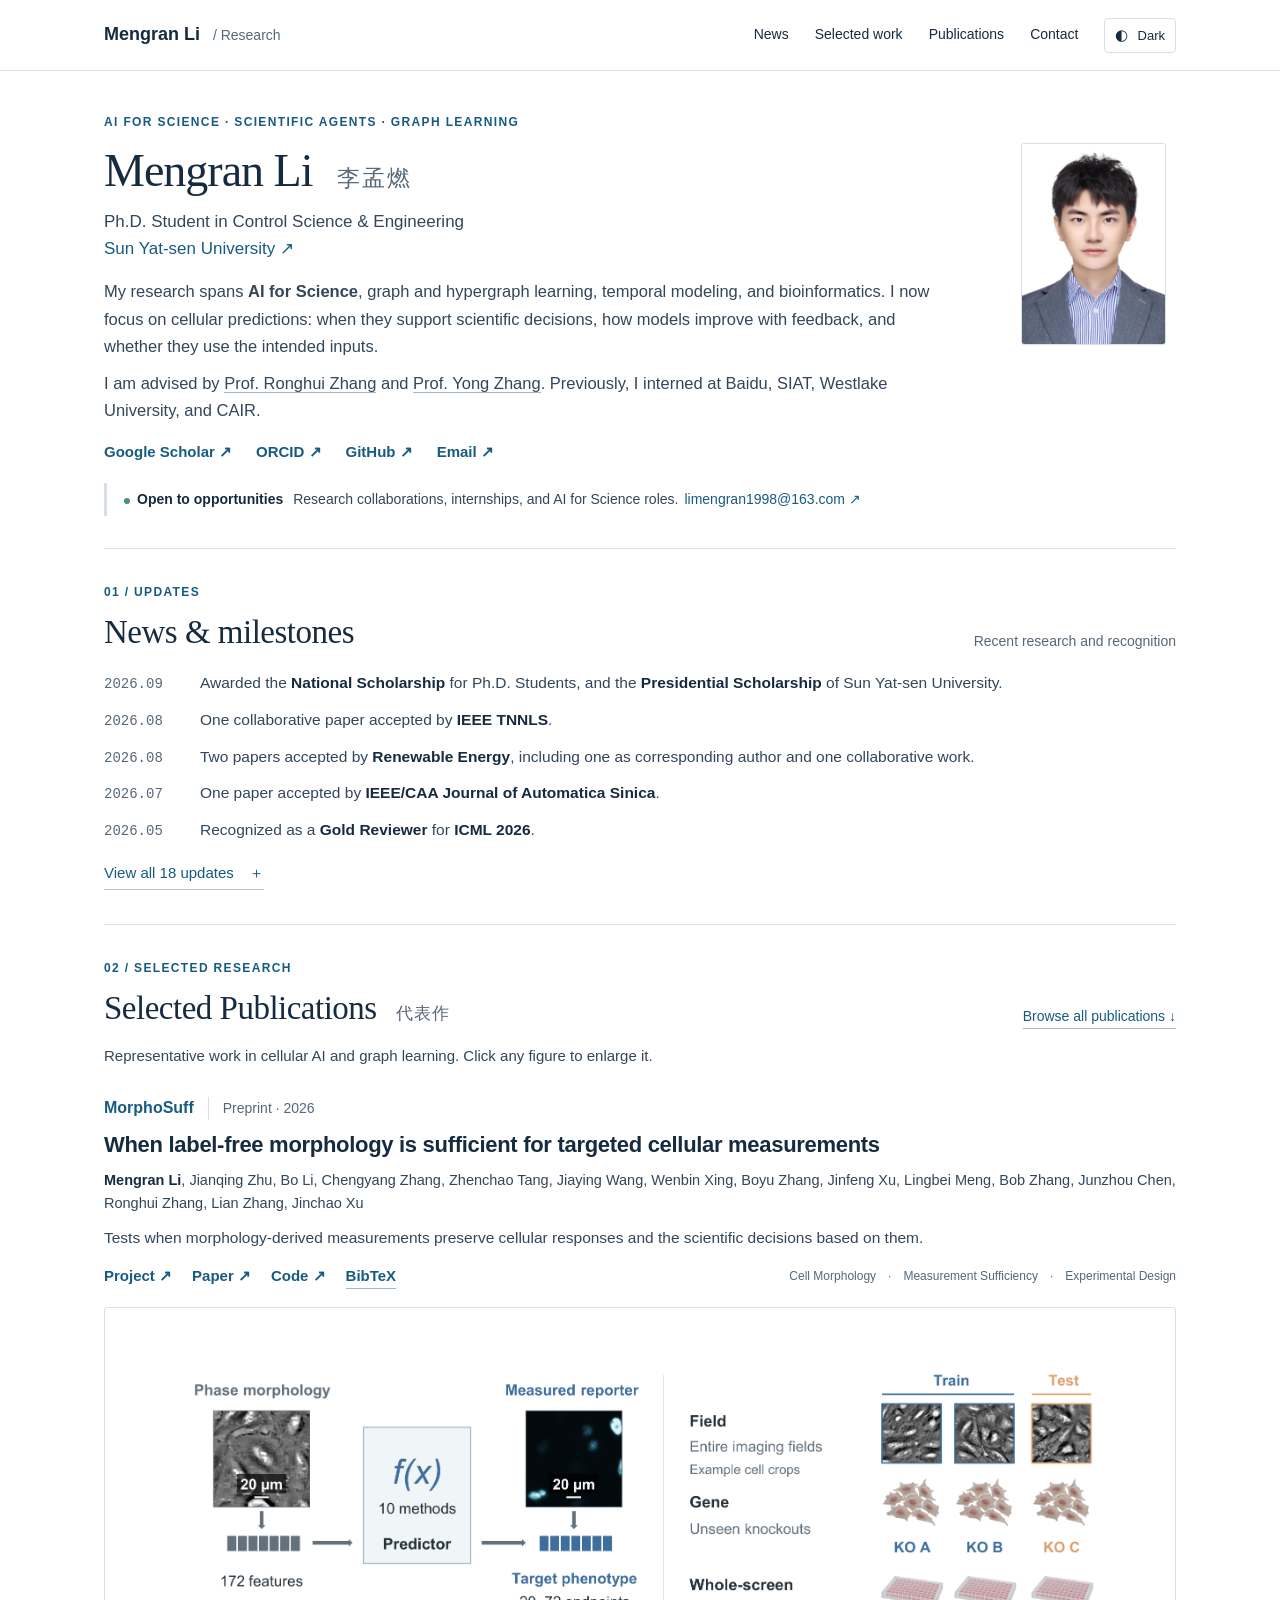
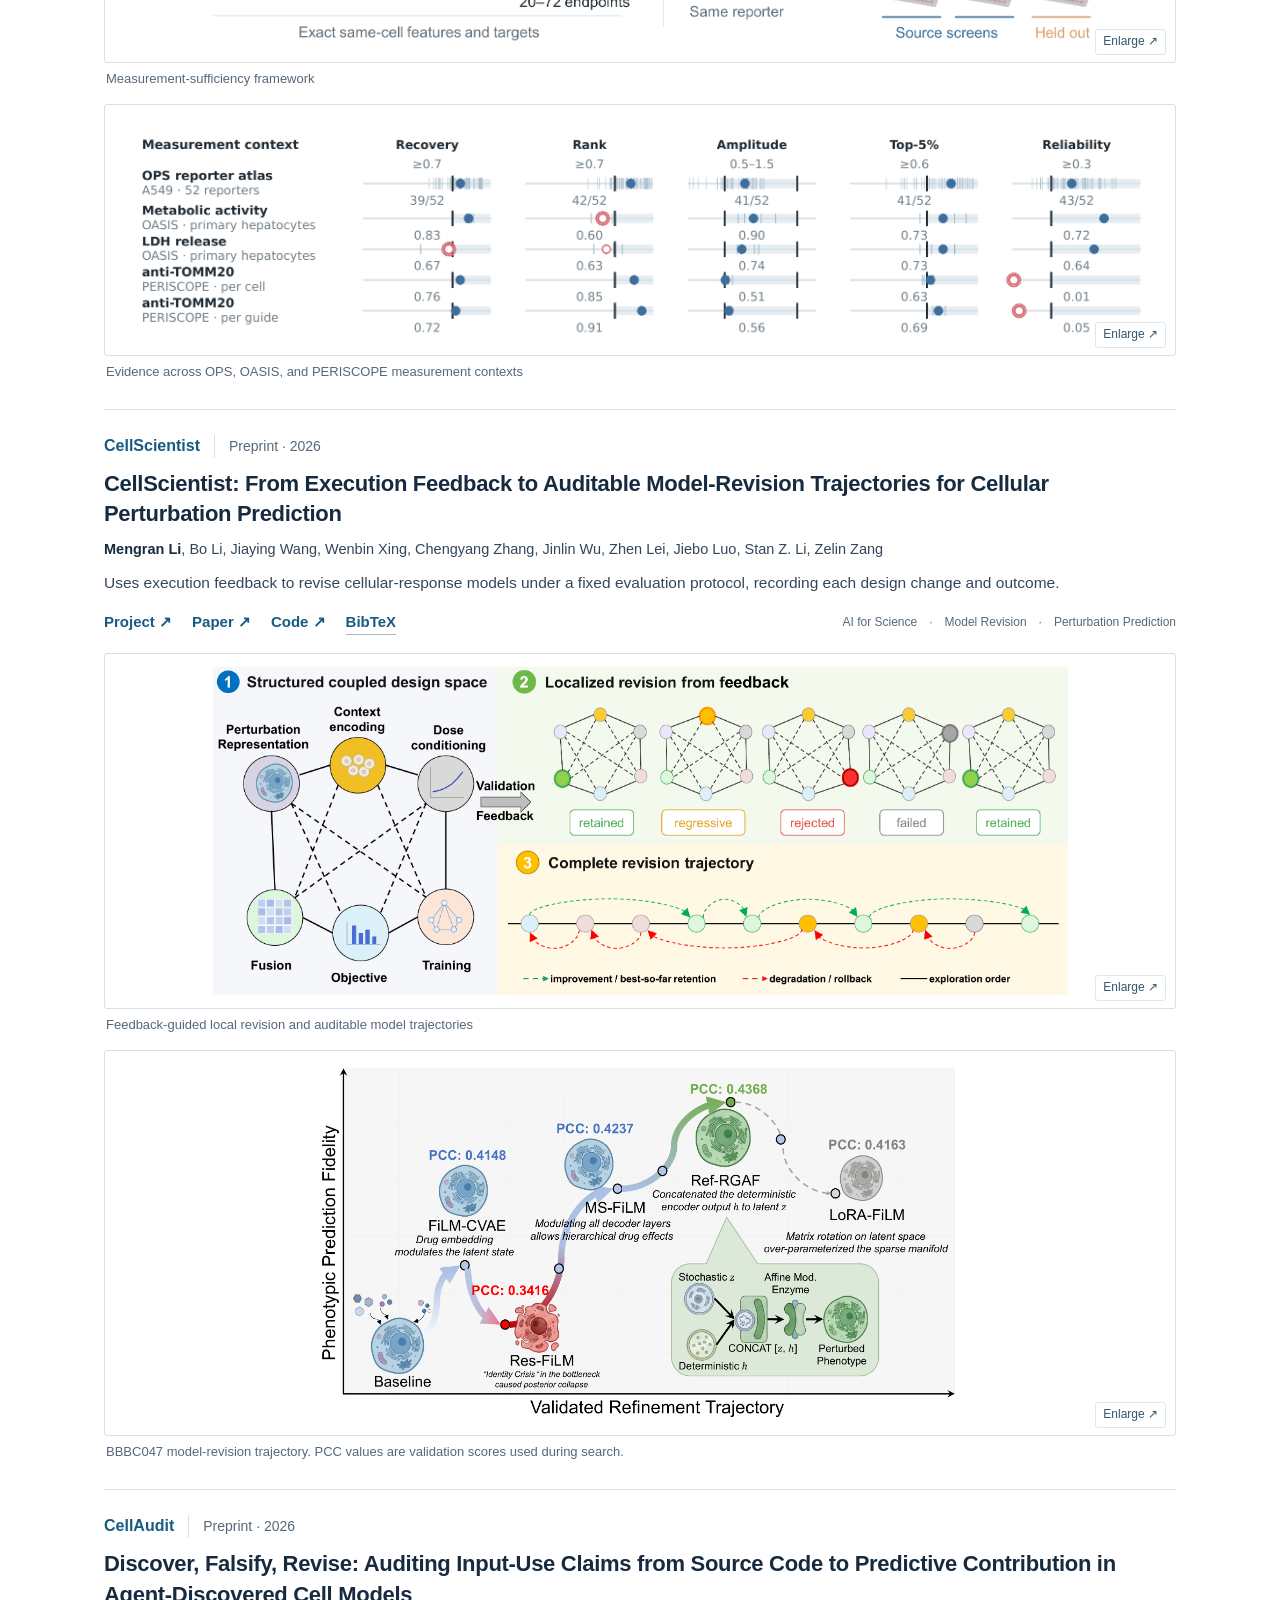
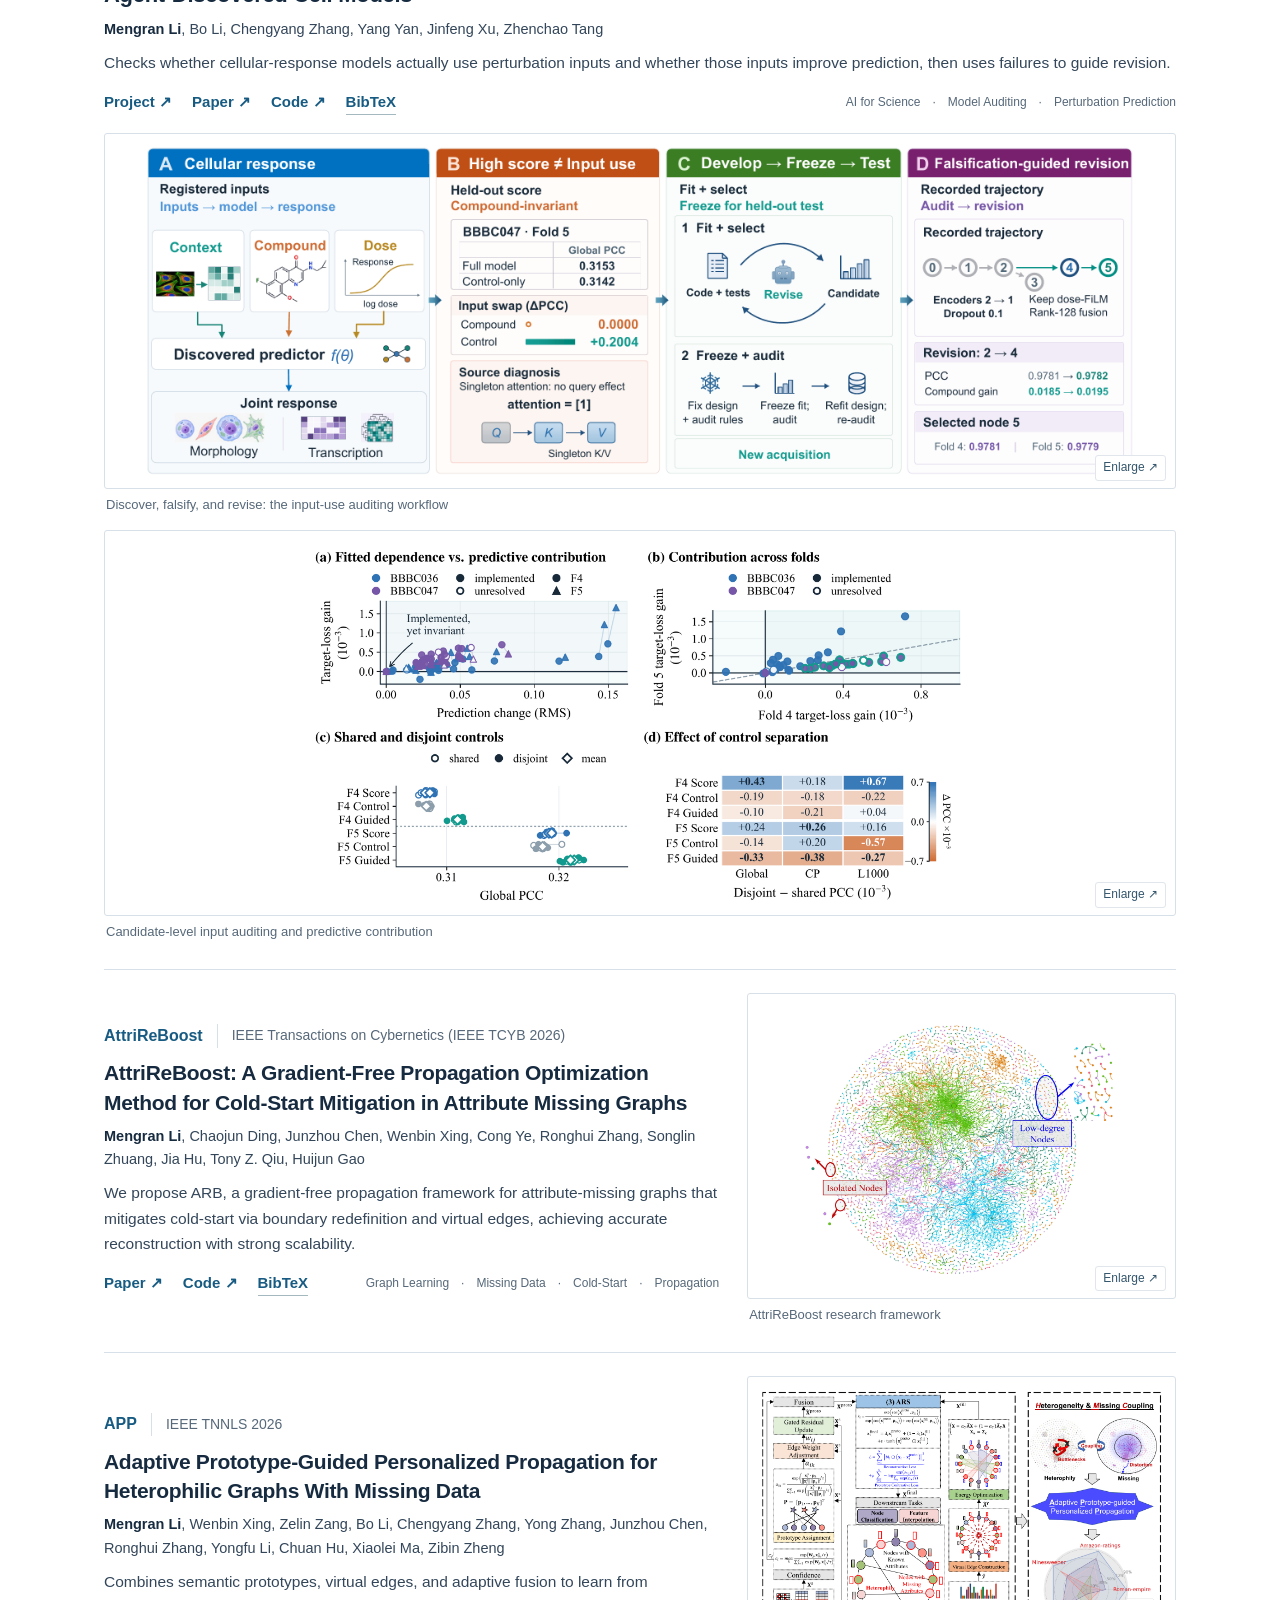
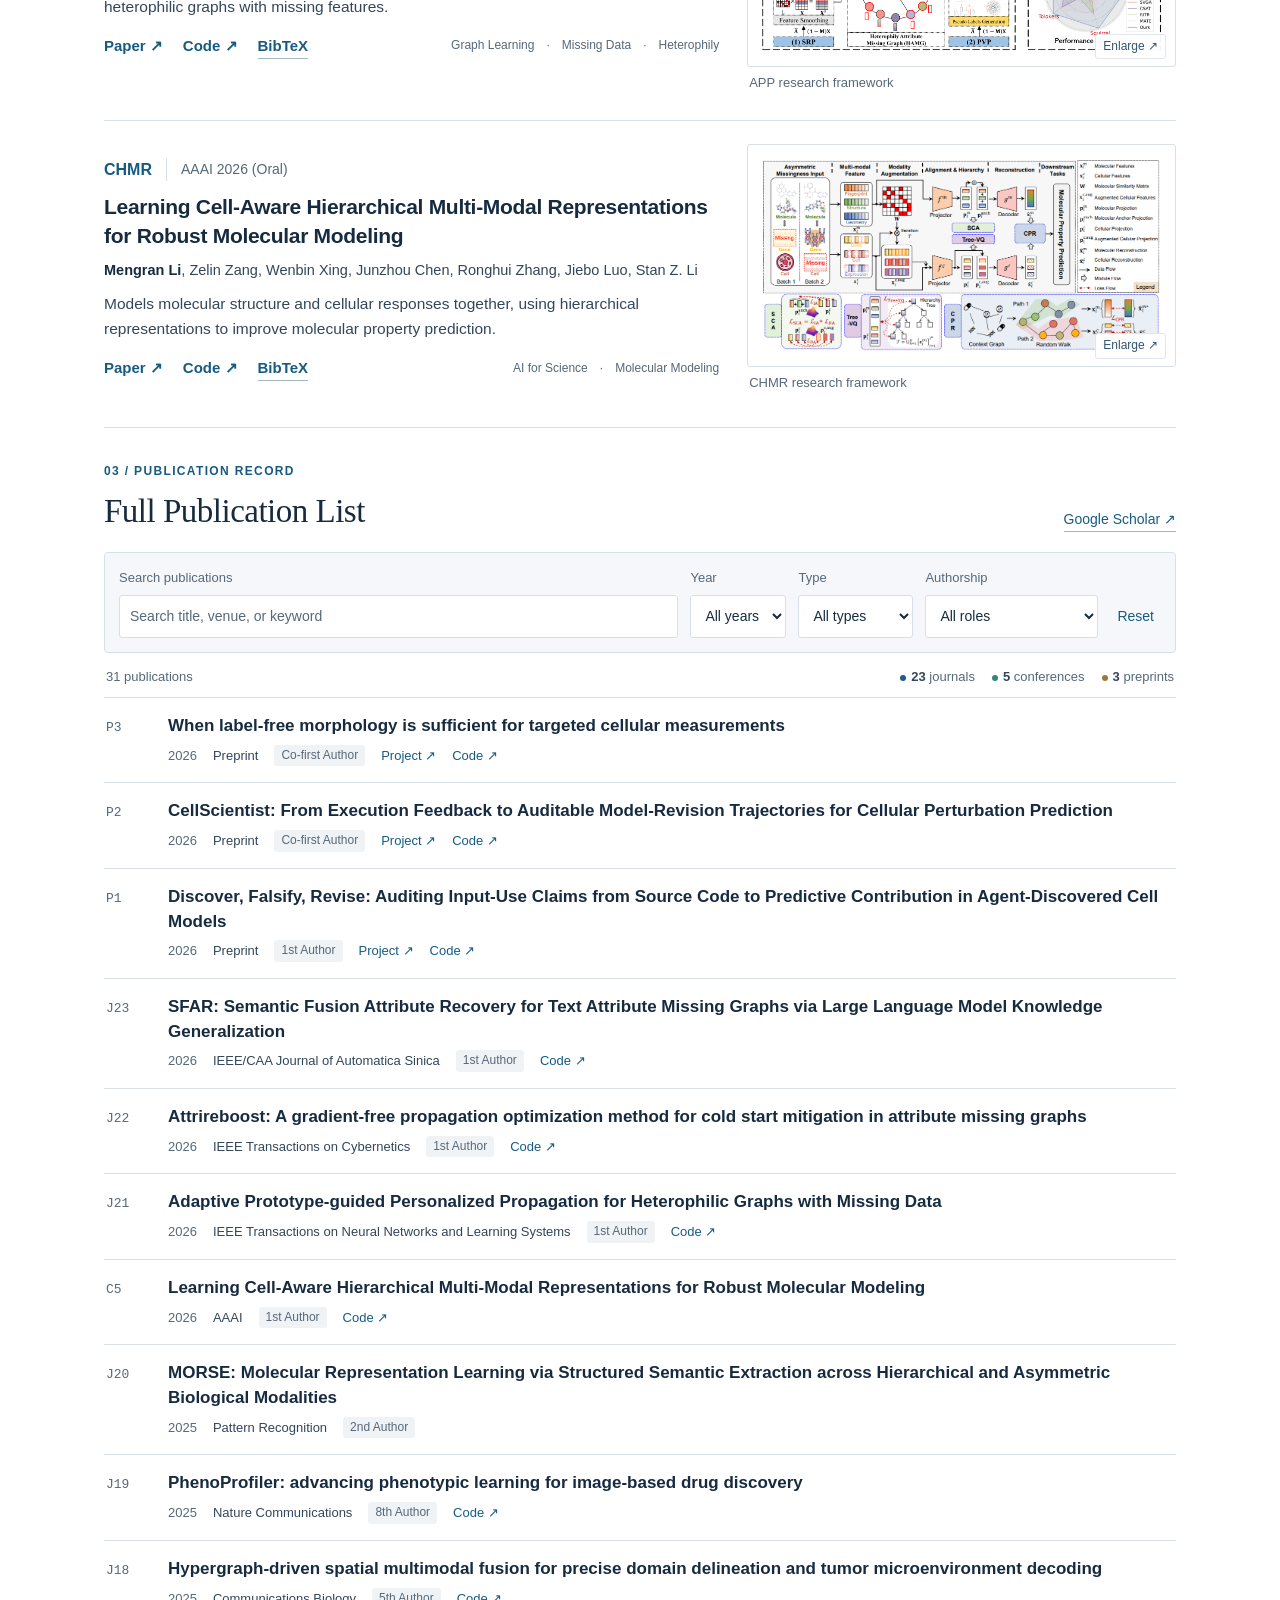
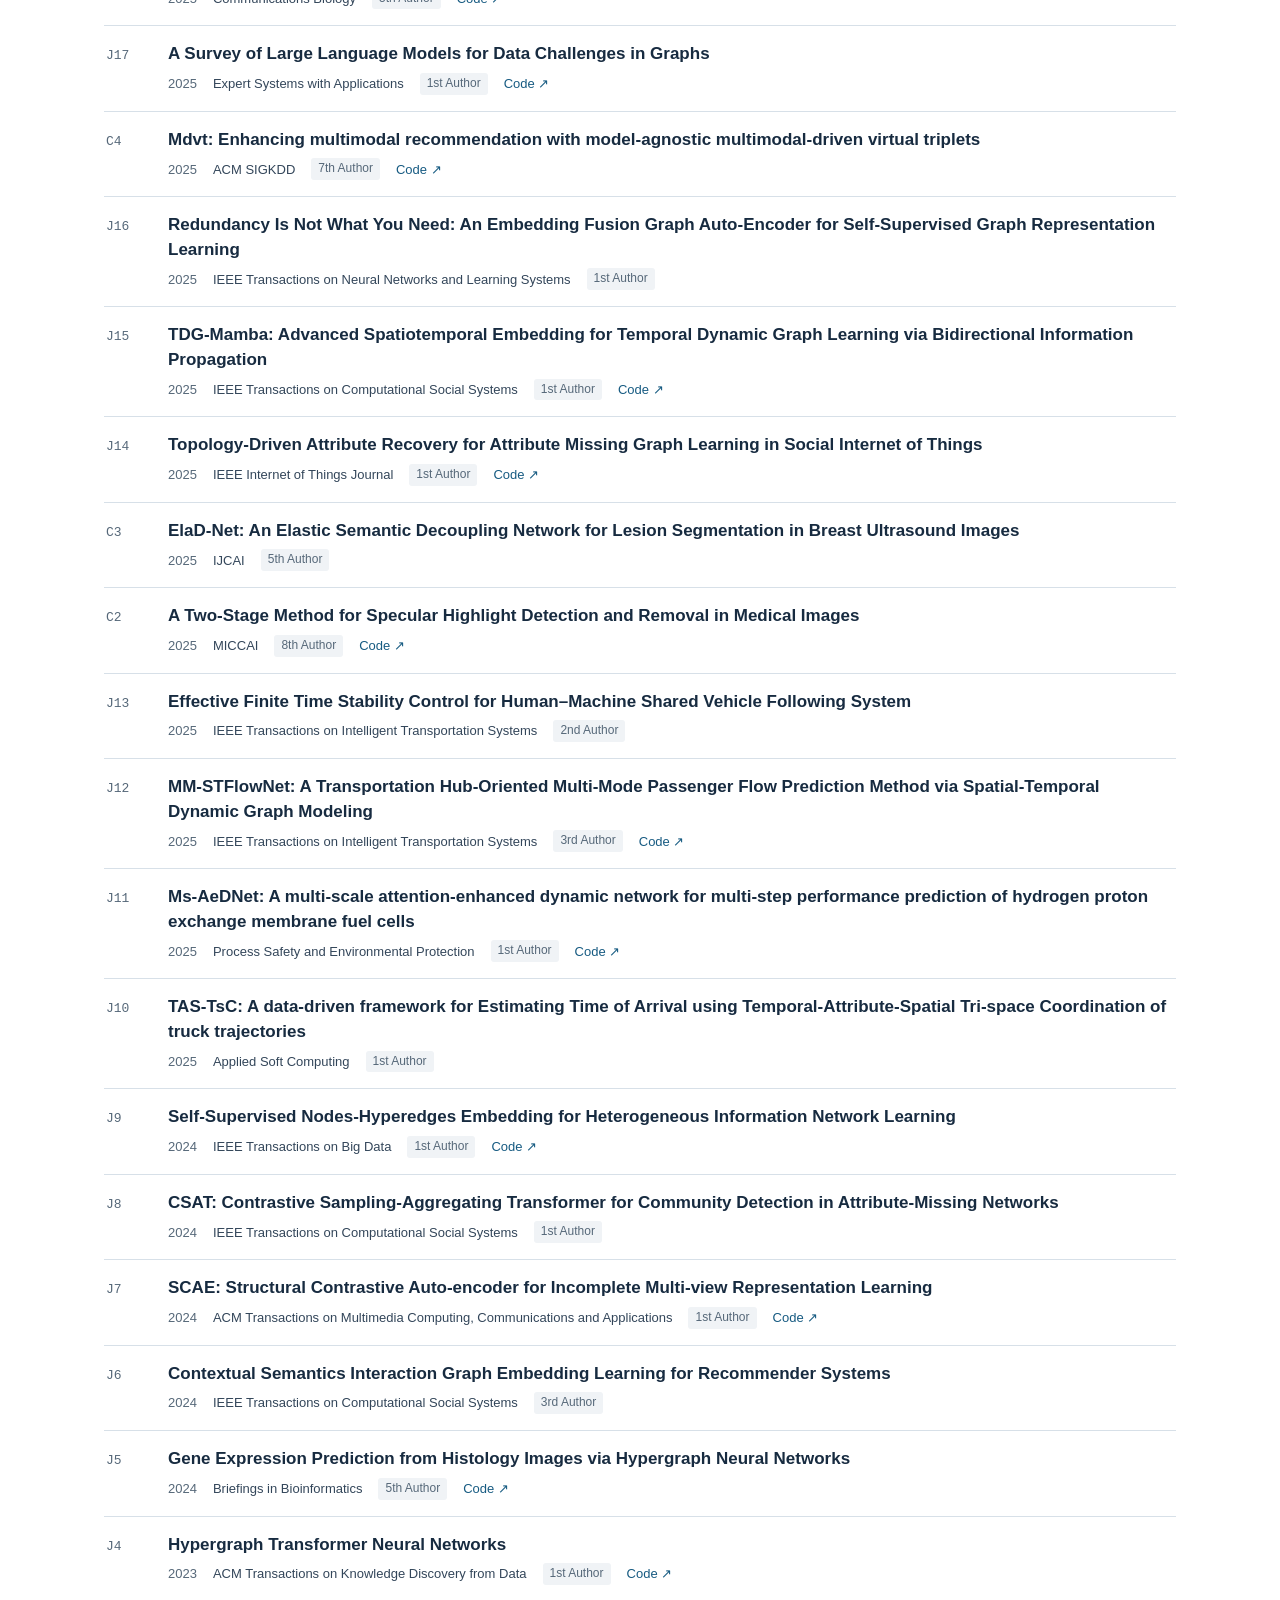
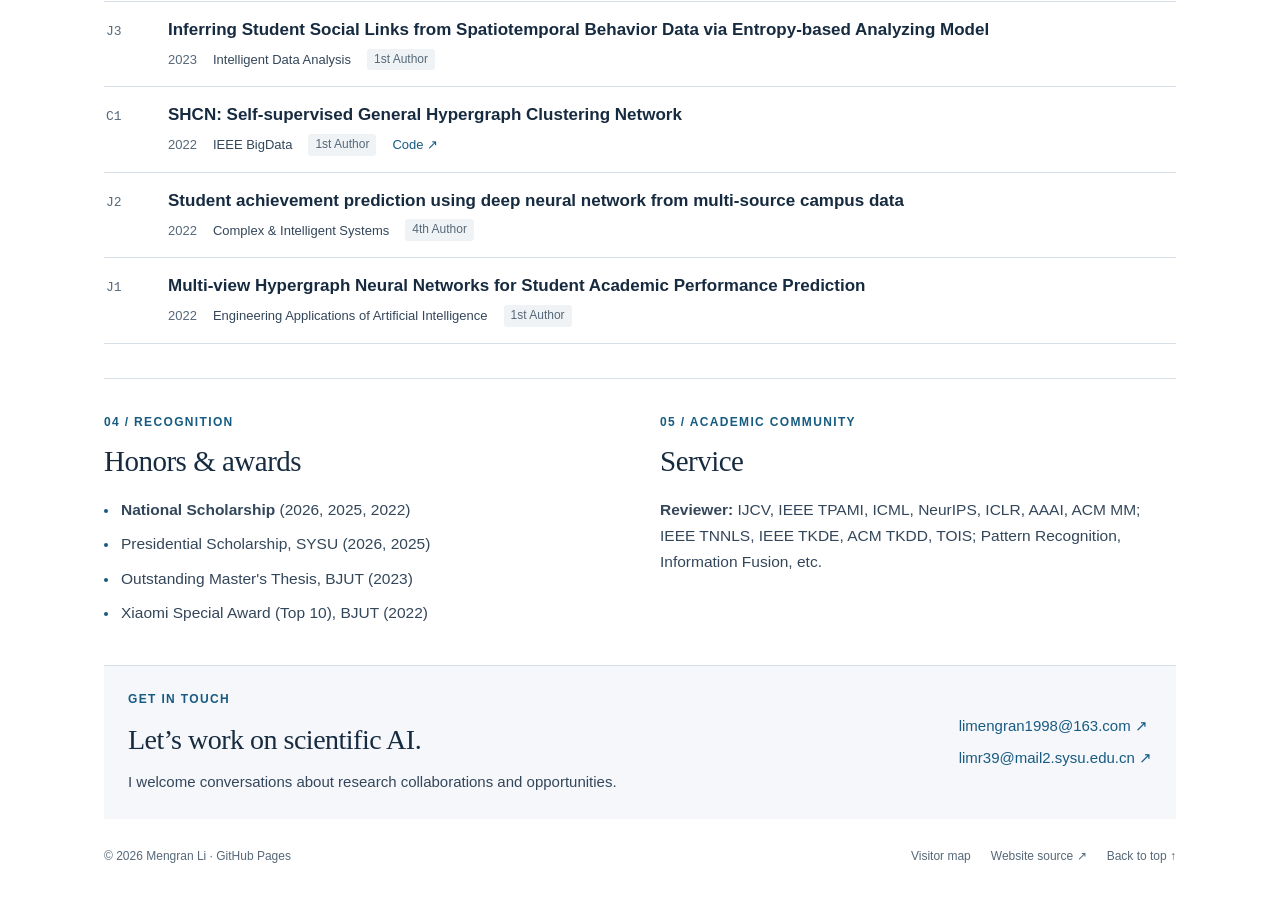
<file: index.html>
<!doctype html>
<html lang="en"><head><meta charset="utf-8"><meta name="viewport" content="width=device-width, initial-scale=1"><title>Mengran Li · AI for Science & Scientific Agents</title><meta name="description" content="Mengran Li, Ph.D. student at Sun Yat-sen University. Research in scientific agents, cellular modeling, measurement sufficiency, and graph learning."><meta name="theme-color" content="#f7f8fa"><link rel="canonical" href="https://limengran98.github.io/"><link rel="icon" href="data:image/svg+xml,%3Csvg xmlns='http://www.w3.org/2000/svg' viewBox='0 0 64 64'%3E%3Crect width='64' height='64' rx='14' fill='%23182f43'/%3E%3Ctext x='32' y='43' text-anchor='middle' font-family='Georgia' font-size='34' fill='%23ffffff'%3EML%3C/text%3E%3C/svg%3E"><script>try{if(localStorage.getItem('ml-dark')==='1'||(!localStorage.getItem('ml-dark')&&matchMedia('(prefers-color-scheme: dark)').matches))document.documentElement.classList.add('dark')}catch{}</script><link rel="stylesheet" href="styles.css"><script src="data.js" defer></script><script src="render.js" defer></script><script src="app.js" defer></script></head>
<body id="top"><a class="skip" href="#main">Skip to main content</a><header class="site-header"><div class="shell navigation"><a class="wordmark" href="#top">Mengran Li<span> / Research</span></a><nav aria-label="Main navigation"><a href="#news">News</a><a href="#selected">Selected work</a><a href="#publications">Publications</a><a href="#contact">Contact</a></nav><button id="theme-toggle" class="theme-toggle" aria-label="Switch to dark theme" aria-pressed="false">◐ <span>Theme</span></button></div></header>
<main id="main" class="shell"><section class="hero" id="about"><div class="hero-copy"><p class="eyebrow">AI FOR SCIENCE · SCIENTIFIC AGENTS · GRAPH LEARNING</p><h1>Mengran Li <span lang="zh">李孟燃</span></h1><p class="position">Ph.D. Student in Control Science & Engineering<br><a href="https://www.sysu.edu.cn/" target="_blank" rel="noopener">Sun Yat-sen University ↗</a></p><p class="biography">My research spans <strong>AI for Science</strong>, graph and hypergraph learning, temporal modeling, and bioinformatics. I now focus on cellular predictions: when they support scientific decisions, how models improve with feedback, and whether they use the intended inputs.</p><p class="biography">I am advised by <a href="https://ise.sysu.edu.cn/teacher/ZhangRonghui" target="_blank" rel="noopener">Prof. Ronghui Zhang</a> and <a href="https://sist.bjut.edu.cn/info/1403/2489.htm" target="_blank" rel="noopener">Prof. Yong Zhang</a>. Previously, I interned at Baidu, SIAT, Westlake University, and CAIR.</p><div class="profile-links"><a href="https://scholar.google.com/citations?user=MLff8bQAAAAJ&hl=en" target="_blank" rel="noopener">Google Scholar ↗</a><a href="https://orcid.org/0000-0001-7540-530X" target="_blank" rel="noopener">ORCID ↗</a><a href="https://github.com/limengran98" target="_blank" rel="noopener">GitHub ↗</a><a href="mailto:limr39@mail2.sysu.edu.cn">Email ↗</a></div></div><aside class="profile-panel"><img class="portrait" src="lmr.jpg" alt="Portrait of Mengran Li" width="1280" height="1792" fetchpriority="high"></aside><div class="availability"><span class="availability-dot"></span><strong>Open to opportunities</strong><p>Research collaborations, internships, and AI for Science roles.</p><a href="mailto:limengran1998@163.com">limengran1998@163.com ↗</a></div></section>
<section id="news" class="section news-section"><div class="section-head"><div><p class="eyebrow">01 / UPDATES</p><h2>News & milestones</h2></div><span class="muted">Recent research and recognition</span></div><ul class="news-list"><li><time>2026.09</time><div>Awarded the <strong>National Scholarship</strong> for Ph.D. Students, and the <strong>Presidential Scholarship</strong> of Sun Yat-sen University.</div></li>
<li><time>2026.08</time><div>One collaborative paper accepted by <strong>IEEE TNNLS</strong>.</div></li>
<li><time>2026.08</time><div>Two papers accepted by <strong>Renewable Energy</strong>, including one as corresponding author and one collaborative work.</div></li>
<li><time>2026.07</time><div>One paper accepted by <strong>IEEE/CAA Journal of Automatica Sinica</strong>.</div></li>
<li><time>2026.05</time><div>Recognized as a <strong>Gold Reviewer</strong> for <strong>ICML 2026</strong>.</div></li></ul><details class="news-archive"><summary>View all 18 updates <span>＋</span></summary><ul class="news-list"><li><time>2026.05</time><div>One collaborative paper accepted by <strong>ICML 2026</strong>.</div></li>
<li><time>2026.03</time><div>One paper accepted by <strong>IEEE TCYB</strong>.</div></li>
<li><time>2026.03</time><div>One paper accepted by <strong>IEEE TNNLS</strong>.</div></li>
<li><time>2026.01</time><div>Presented our work as an <strong>Oral Presentation</strong> at <strong>AAAI 2026</strong> in Singapore: <a href='https://underline.io/lecture/139636-learning-cell-aware-hierarchical-multi-modal-representations-for-robust-molecular-modeling' target='_blank' class='text-primary hover:underline font-medium'>Learning Cell-Aware Hierarchical Multi-Modal Representations for Robust Molecular Modeling</a>.</div></li>
<li><time>2025.12</time><div>One paper accepted by <strong>Pattern Recognition (PR)</strong>.</div></li>
<li><time>2025.12</time><div>Two collaborative papers were accepted by <strong>Nature Communications</strong> and <strong>Communications Biology</strong>, respectively.</div></li>
<li><time>2025.12</time><div>Research reported by media: <a href='https://mp.weixin.qq.com/s/iC9xO-69NZXqvNLymqaIBA' target='_blank' class='text-primary hover:underline font-medium'>Analysis of CHMR Framework</a>.</div></li>
<li><time>2025.11</time><div>One paper accepted by <strong>AAAI 2025 (Oral)</strong>.</div></li>
<li><time>2025.10</time><div>Awarded the <strong>National Scholarship</strong> for Ph.D. Students.</div></li>
<li><time>2025.10</time><div>Awarded the <strong>Presidential Scholarship</strong> of Sun Yat-sen University.</div></li>
<li><time>2025.09</time><div>Two papers (<em>Redundancy Is Not What You Need...</em> and <em>SCAE...</em>) selected as <strong>ESI Highly Cited Papers</strong>.</div></li>
<li><time>2025.09</time><div>One survey paper on Graph LLMs accepted by <strong>Expert Systems with Applications (ESWA)</strong>.</div></li>
<li><time>2025.03</time><div>Awarded the SYSU Hong Kong/Macau Exchange Funding. Joint training at <strong>Westlake University</strong> and <strong>CAIR, HK</strong> (Supervisor: <a href='https://en.westlake.edu.cn/faculty/stan-zq-li.html' target='_blank' class='text-primary hover:underline'>Prof. Stan Z. Li</a>, <a href='https://people.ucas.ac.cn/~zlei?language=en' target='_blank' class='text-primary hover:underline'>Prof. Zhen Lei</a> and <a href='https://www.cs.rochester.edu/u/jluo/' target='_blank' class='text-primary hover:underline'>Prof. Jiebo Luo</a>).</div></li></ul></details></section>
<section id="selected" class="section"><div class="section-head"><div><p class="eyebrow">02 / SELECTED RESEARCH</p><h2>Selected Publications <span lang="zh">代表作</span></h2></div><a class="subtle-link" href="#publications">Browse all publications ↓</a></div><p class="section-intro">Representative work in cellular AI and graph learning. Click any figure to enlarge it.</p><div id="selected-list" class="selected-list"><article class="work-card featured-work" id="work-morphosuff"><div class="work-content"><div class="work-topline"><span class="work-name">MorphoSuff</span><span class="venue">Preprint · 2026</span></div><h3><a class="" href="https://limengran98.github.io/MorphoSuff/" target="_blank" rel="noopener noreferrer">When label-free morphology is sufficient for targeted cellular measurements</a></h3><p class="authors"><strong>Mengran Li</strong>, Jianqing Zhu, Bo Li, Chengyang Zhang, Zhenchao Tang, Jiaying Wang, Wenbin Xing, Boyu Zhang, Jinfeng Xu, Lingbei Meng, Bob Zhang, Junzhou Chen, Ronghui Zhang, Lian Zhang, Jinchao Xu</p><p class="work-description">Tests when morphology-derived measurements preserve cellular responses and the scientific decisions based on them.</p><div class="work-bottom"><div class="work-links"><a class="project-link" href="https://limengran98.github.io/MorphoSuff/" target="_blank" rel="noopener noreferrer">Project ↗</a><a class="" href="https://doi.org/10.64898/2026.09.22.753654" target="_blank" rel="noopener noreferrer">Paper ↗</a><a class="" href="https://github.com/limengran98/MorphoSuff" target="_blank" rel="noopener noreferrer">Code ↗</a><button class="cite-button" data-cite="0" aria-label="Cite MorphoSuff">BibTeX</button></div><div class="tags"><span>Cell Morphology</span><span>Measurement Sufficiency</span><span>Experimental Design</span></div></div></div><div class="work-gallery"><figure class="research-figure "><a class="figure-link" href="images/morphosuff.webp" data-figure="images/morphosuff.webp" data-caption="Measurement-sufficiency framework" aria-label="Enlarge Measurement-sufficiency framework"><img src="images/morphosuff.webp" alt="Measurement-sufficiency framework" loading="lazy" width="2163" height="750"><span class="figure-expand" aria-hidden="true">Enlarge ↗</span></a><figcaption>Measurement-sufficiency framework</figcaption></figure><figure class="research-figure supporting-figure"><a class="figure-link" href="images/morphosuff-evidence.webp" data-figure="images/morphosuff-evidence.webp" data-caption="Evidence across OPS, OASIS, and PERISCOPE measurement contexts" aria-label="Enlarge Evidence across OPS, OASIS, and PERISCOPE measurement contexts"><img src="images/morphosuff-evidence.webp" alt="Evidence across OPS, OASIS, and PERISCOPE measurement contexts" loading="lazy" width="2162" height="467"><span class="figure-expand" aria-hidden="true">Enlarge ↗</span></a><figcaption>Evidence across OPS, OASIS, and PERISCOPE measurement contexts</figcaption></figure></div></article>
<article class="work-card featured-work" id="work-cellscientist"><div class="work-content"><div class="work-topline"><span class="work-name">CellScientist</span><span class="venue">Preprint · 2026</span></div><h3><a class="" href="https://limengran98.github.io/CellScientist/" target="_blank" rel="noopener noreferrer">CellScientist: From Execution Feedback to Auditable Model-Revision Trajectories for Cellular Perturbation Prediction</a></h3><p class="authors"><strong>Mengran Li</strong>, Bo Li, Jiaying Wang, Wenbin Xing, Chengyang Zhang, Jinlin Wu, Zhen Lei, Jiebo Luo, Stan Z. Li, Zelin Zang</p><p class="work-description">Uses execution feedback to revise cellular-response models under a fixed evaluation protocol, recording each design change and outcome.</p><div class="work-bottom"><div class="work-links"><a class="project-link" href="https://limengran98.github.io/CellScientist/" target="_blank" rel="noopener noreferrer">Project ↗</a><a class="" href="https://arxiv.org/abs/2605.07335" target="_blank" rel="noopener noreferrer">Paper ↗</a><a class="" href="https://github.com/limengran98/CellScientist" target="_blank" rel="noopener noreferrer">Code ↗</a><button class="cite-button" data-cite="1" aria-label="Cite CellScientist">BibTeX</button></div><div class="tags"><span>AI for Science</span><span>Model Revision</span><span>Perturbation Prediction</span></div></div></div><div class="work-gallery"><figure class="research-figure "><a class="figure-link" href="images/cellscientist.webp" data-figure="images/cellscientist.webp" data-caption="Feedback-guided local revision and auditable model trajectories" aria-label="Enlarge Feedback-guided local revision and auditable model trajectories"><img src="images/cellscientist.webp" alt="Feedback-guided local revision and auditable model trajectories" loading="lazy" width="2667" height="1024"><span class="figure-expand" aria-hidden="true">Enlarge ↗</span></a><figcaption>Feedback-guided local revision and auditable model trajectories</figcaption></figure><figure class="research-figure supporting-figure"><a class="figure-link" href="images/cellscientist-trajectory.webp" data-figure="images/cellscientist-trajectory.webp" data-caption="BBBC047 model-revision trajectory. PCC values are validation scores used during search." aria-label="Enlarge BBBC047 model-revision trajectory. PCC values are validation scores used during search."><img src="images/cellscientist-trajectory.webp" alt="BBBC047 model-revision trajectory. PCC values are validation scores used during search." loading="lazy" width="2441" height="1339"><span class="figure-expand" aria-hidden="true">Enlarge ↗</span></a><figcaption>BBBC047 model-revision trajectory. PCC values are validation scores used during search.</figcaption></figure></div></article>
<article class="work-card featured-work" id="work-cellaudit"><div class="work-content"><div class="work-topline"><span class="work-name">CellAudit</span><span class="venue">Preprint · 2026</span></div><h3><a class="" href="https://limengran98.github.io/CellAudit/" target="_blank" rel="noopener noreferrer">Discover, Falsify, Revise: Auditing Input-Use Claims from Source Code to Predictive Contribution in Agent-Discovered Cell Models</a></h3><p class="authors"><strong>Mengran Li</strong>, Bo Li, Chengyang Zhang, Yang Yan, Jinfeng Xu, Zhenchao Tang</p><p class="work-description">Checks whether cellular-response models actually use perturbation inputs and whether those inputs improve prediction, then uses failures to guide revision.</p><div class="work-bottom"><div class="work-links"><a class="project-link" href="https://limengran98.github.io/CellAudit/" target="_blank" rel="noopener noreferrer">Project ↗</a><a class="" href="https://arxiv.org/abs/2609.27234" target="_blank" rel="noopener noreferrer">Paper ↗</a><a class="" href="https://github.com/limengran98/CellAudit" target="_blank" rel="noopener noreferrer">Code ↗</a><button class="cite-button" data-cite="2" aria-label="Cite CellAudit">BibTeX</button></div><div class="tags"><span>AI for Science</span><span>Model Auditing</span><span>Perturbation Prediction</span></div></div></div><div class="work-gallery"><figure class="research-figure "><a class="figure-link" href="images/cellaudit.webp" data-figure="images/cellaudit.webp" data-caption="Discover, falsify, and revise: the input-use auditing workflow" aria-label="Enlarge Discover, falsify, and revise: the input-use auditing workflow"><img src="images/cellaudit.webp" alt="Discover, falsify, and revise: the input-use auditing workflow" loading="lazy" width="2400" height="802"><span class="figure-expand" aria-hidden="true">Enlarge ↗</span></a><figcaption>Discover, falsify, and revise: the input-use auditing workflow</figcaption></figure><figure class="research-figure supporting-figure"><a class="figure-link" href="images/cellaudit-input-audit.webp" data-figure="images/cellaudit-input-audit.webp" data-caption="Candidate-level input auditing and predictive contribution" aria-label="Enlarge Candidate-level input auditing and predictive contribution"><img src="images/cellaudit-input-audit.webp" alt="Candidate-level input auditing and predictive contribution" loading="lazy" width="2400" height="1302"><span class="figure-expand" aria-hidden="true">Enlarge ↗</span></a><figcaption>Candidate-level input auditing and predictive contribution</figcaption></figure></div></article>
<article class="work-card classic-work" id="work-arb"><div class="work-content"><div class="work-topline"><span class="work-name">AttriReBoost</span><span class="venue">IEEE Transactions on Cybernetics (IEEE TCYB 2026)</span></div><h3><a class="" href="https://doi.org/10.1109/TCYB.2026.3681613" target="_blank" rel="noopener noreferrer">AttriReBoost: A Gradient-Free Propagation Optimization Method for Cold-Start Mitigation in Attribute Missing Graphs</a></h3><p class="authors"><strong>Mengran Li</strong>, Chaojun Ding, Junzhou Chen, Wenbin Xing, Cong Ye, Ronghui Zhang, Songlin Zhuang, Jia Hu, Tony Z. Qiu, Huijun Gao</p><p class="work-description">We propose ARB, a gradient-free propagation framework for attribute-missing graphs that mitigates cold-start via boundary redefinition and virtual edges, achieving accurate reconstruction with strong scalability.</p><div class="work-bottom"><div class="work-links"><a class="" href="https://doi.org/10.1109/TCYB.2026.3681613" target="_blank" rel="noopener noreferrer">Paper ↗</a><a class="" href="https://github.com/limengran98/ARB" target="_blank" rel="noopener noreferrer">Code ↗</a><button class="cite-button" data-cite="3" aria-label="Cite AttriReBoost">BibTeX</button></div><div class="tags"><span>Graph Learning</span><span>Missing Data</span><span>Cold-Start</span><span>Propagation</span></div></div></div><div class="work-gallery"><figure class="research-figure "><a class="figure-link" href="./images/arb.png" data-figure="./images/arb.png" data-caption="AttriReBoost research framework" aria-label="Enlarge AttriReBoost research framework"><img src="./images/arb.png" alt="AttriReBoost research framework" loading="lazy"><span class="figure-expand" aria-hidden="true">Enlarge ↗</span></a><figcaption>AttriReBoost research framework</figcaption></figure></div></article>
<article class="work-card classic-work" id="work-app"><div class="work-content"><div class="work-topline"><span class="work-name">APP</span><span class="venue">IEEE TNNLS 2026</span></div><h3><a class="" href="https://doi.org/10.1109/TNNLS.2026.3676197" target="_blank" rel="noopener noreferrer">Adaptive Prototype-Guided Personalized Propagation for Heterophilic Graphs With Missing Data</a></h3><p class="authors"><strong>Mengran Li</strong>, Wenbin Xing, Zelin Zang, Bo Li, Chengyang Zhang, Yong Zhang, Junzhou Chen, Ronghui Zhang, Yongfu Li, Chuan Hu, Xiaolei Ma, Zibin Zheng</p><p class="work-description">Combines semantic prototypes, virtual edges, and adaptive fusion to learn from heterophilic graphs with missing features.</p><div class="work-bottom"><div class="work-links"><a class="" href="https://doi.org/10.1109/TNNLS.2026.3676197" target="_blank" rel="noopener noreferrer">Paper ↗</a><a class="" href="https://github.com/limengran98/APP" target="_blank" rel="noopener noreferrer">Code ↗</a><button class="cite-button" data-cite="4" aria-label="Cite APP">BibTeX</button></div><div class="tags"><span>Graph Learning</span><span>Missing Data</span><span>Heterophily</span></div></div></div><div class="work-gallery"><figure class="research-figure "><a class="figure-link" href="./images/app.png" data-figure="./images/app.png" data-caption="APP research framework" aria-label="Enlarge APP research framework"><img src="./images/app.png" alt="APP research framework" loading="lazy"><span class="figure-expand" aria-hidden="true">Enlarge ↗</span></a><figcaption>APP research framework</figcaption></figure></div></article>
<article class="work-card classic-work" id="work-chmr"><div class="work-content"><div class="work-topline"><span class="work-name">CHMR</span><span class="venue">AAAI 2026 (Oral)</span></div><h3><a class="" href="https://arxiv.org/abs/2511.21120" target="_blank" rel="noopener noreferrer">Learning Cell-Aware Hierarchical Multi-Modal Representations for Robust Molecular Modeling</a></h3><p class="authors"><strong>Mengran Li</strong>, Zelin Zang, Wenbin Xing, Junzhou Chen, Ronghui Zhang, Jiebo Luo, Stan Z. Li</p><p class="work-description">Models molecular structure and cellular responses together, using hierarchical representations to improve molecular property prediction.</p><div class="work-bottom"><div class="work-links"><a class="" href="https://arxiv.org/abs/2511.21120" target="_blank" rel="noopener noreferrer">Paper ↗</a><a class="" href="https://github.com/limengran98/CHMR" target="_blank" rel="noopener noreferrer">Code ↗</a><button class="cite-button" data-cite="5" aria-label="Cite CHMR">BibTeX</button></div><div class="tags"><span>AI for Science</span><span>Molecular Modeling</span></div></div></div><div class="work-gallery"><figure class="research-figure "><a class="figure-link" href="./images/CHMR.png" data-figure="./images/CHMR.png" data-caption="CHMR research framework" aria-label="Enlarge CHMR research framework"><img src="./images/CHMR.png" alt="CHMR research framework" loading="lazy"><span class="figure-expand" aria-hidden="true">Enlarge ↗</span></a><figcaption>CHMR research framework</figcaption></figure></div></article></div></section>
<section id="publications" class="section"><div class="section-head"><div><p class="eyebrow">03 / PUBLICATION RECORD</p><h2>Full Publication List</h2></div><a class="subtle-link" href="https://scholar.google.com/citations?user=MLff8bQAAAAJ&hl=en" target="_blank" rel="noopener">Google Scholar ↗</a></div><div class="publication-toolbar"><label class="search-label"><span>Search publications</span><input id="publication-search" type="search" placeholder="Search title, venue, or keyword" autocomplete="off"></label><label><span>Year</span><select id="year-filter"><option value="all">All years</option><option value="2026">2026</option><option value="2025">2025</option><option value="2024">2024</option><option value="2023">2023</option><option value="2022">2022</option></select></label><label><span>Type</span><select id="type-filter"><option value="all">All types</option><option value="journal">Journal</option><option value="conference">Conference</option><option value="preprint">Preprint</option></select></label><label><span>Authorship</span><select id="author-filter"><option value="all">All roles</option><option value="fc">First / Corresponding</option></select></label><button id="reset-filters" class="reset-button">Reset</button></div><div class="publication-summary" aria-live="polite"><span id="result-count">31 publications</span><div><span><i class="dot journal"></i><b id="journal-count">23</b> journals</span><span><i class="dot conference"></i><b id="conference-count">5</b> conferences</span><span><i class="dot preprint"></i><b id="preprint-count">3</b> preprints</span></div></div><div id="full-list"><article class="publication" data-type="preprint"><span class="publication-code">P3</span><div><h4><a class="" href="https://doi.org/10.64898/2026.09.22.753654" target="_blank" rel="noopener noreferrer">When label-free morphology is sufficient for targeted cellular measurements</a></h4><div class="publication-meta"><span>2026</span><span class="publication-venue">Preprint</span><span class="author-role">Co-first Author</span><a class="" href="https://limengran98.github.io/MorphoSuff/" target="_blank" rel="noopener noreferrer">Project ↗</a><a class="" href="https://github.com/limengran98/MorphoSuff" target="_blank" rel="noopener noreferrer">Code ↗</a></div></div></article>
<article class="publication" data-type="preprint"><span class="publication-code">P2</span><div><h4><a class="" href="https://arxiv.org/abs/2605.07335" target="_blank" rel="noopener noreferrer">CellScientist: From Execution Feedback to Auditable Model-Revision Trajectories for Cellular Perturbation Prediction</a></h4><div class="publication-meta"><span>2026</span><span class="publication-venue">Preprint</span><span class="author-role">Co-first Author</span><a class="" href="https://limengran98.github.io/CellScientist/" target="_blank" rel="noopener noreferrer">Project ↗</a><a class="" href="https://github.com/limengran98/CellScientist" target="_blank" rel="noopener noreferrer">Code ↗</a></div></div></article>
<article class="publication" data-type="preprint"><span class="publication-code">P1</span><div><h4><a class="" href="https://arxiv.org/abs/2609.27234" target="_blank" rel="noopener noreferrer">Discover, Falsify, Revise: Auditing Input-Use Claims from Source Code to Predictive Contribution in Agent-Discovered Cell Models</a></h4><div class="publication-meta"><span>2026</span><span class="publication-venue">Preprint</span><span class="author-role">1st Author</span><a class="" href="https://limengran98.github.io/CellAudit/" target="_blank" rel="noopener noreferrer">Project ↗</a><a class="" href="https://github.com/limengran98/CellAudit" target="_blank" rel="noopener noreferrer">Code ↗</a></div></div></article>
<article class="publication" data-type="journal"><span class="publication-code">J23</span><div><h4>SFAR: Semantic Fusion Attribute Recovery for Text Attribute Missing Graphs via Large Language Model Knowledge Generalization</h4><div class="publication-meta"><span>2026</span><span class="publication-venue">IEEE/CAA Journal of Automatica Sinica</span><span class="author-role">1st Author</span><a class="" href="https://github.com/limengran98/SFAR" target="_blank" rel="noopener noreferrer">Code ↗</a></div></div></article>
<article class="publication" data-type="journal"><span class="publication-code">J22</span><div><h4><a class="" href="https://doi.org/10.1109/TCYB.2026.3681613" target="_blank" rel="noopener noreferrer">Attrireboost: A gradient-free propagation optimization method for cold start mitigation in attribute missing graphs</a></h4><div class="publication-meta"><span>2026</span><span class="publication-venue">IEEE Transactions on Cybernetics</span><span class="author-role">1st Author</span><a class="" href="https://github.com/limengran98/ARB" target="_blank" rel="noopener noreferrer">Code ↗</a></div></div></article>
<article class="publication" data-type="journal"><span class="publication-code">J21</span><div><h4><a class="" href="https://doi.org/10.1109/TNNLS.2026.3676197" target="_blank" rel="noopener noreferrer">Adaptive Prototype-guided Personalized Propagation for Heterophilic Graphs with Missing Data</a></h4><div class="publication-meta"><span>2026</span><span class="publication-venue">IEEE Transactions on Neural Networks and Learning Systems</span><span class="author-role">1st Author</span><a class="" href="https://github.com/limengran98/APP" target="_blank" rel="noopener noreferrer">Code ↗</a></div></div></article>
<article class="publication" data-type="conference"><span class="publication-code">C5</span><div><h4><a class="" href="https://arxiv.org/abs/2511.21120" target="_blank" rel="noopener noreferrer">Learning Cell-Aware Hierarchical Multi-Modal Representations for Robust Molecular Modeling</a></h4><div class="publication-meta"><span>2026</span><span class="publication-venue">AAAI</span><span class="author-role">1st Author</span><a class="" href="https://github.com/limengran98/CHMR" target="_blank" rel="noopener noreferrer">Code ↗</a></div></div></article>
<article class="publication" data-type="journal"><span class="publication-code">J20</span><div><h4><a class="" href="https://doi.org/10.1016/j.patcog.2025.112975" target="_blank" rel="noopener noreferrer">MORSE: Molecular Representation Learning via Structured Semantic Extraction across Hierarchical and Asymmetric Biological Modalities</a></h4><div class="publication-meta"><span>2025</span><span class="publication-venue">Pattern Recognition</span><span class="author-role">2nd Author</span></div></div></article>
<article class="publication" data-type="journal"><span class="publication-code">J19</span><div><h4><a class="" href="https://doi.org/10.1038/s41467-025-67479-w" target="_blank" rel="noopener noreferrer">PhenoProfiler: advancing phenotypic learning for image-based drug discovery</a></h4><div class="publication-meta"><span>2025</span><span class="publication-venue">Nature Communications</span><span class="author-role">8th Author</span><a class="" href="https://github.com/QSong-github/PhenoProfiler" target="_blank" rel="noopener noreferrer">Code ↗</a></div></div></article>
<article class="publication" data-type="journal"><span class="publication-code">J18</span><div><h4><a class="" href="https://doi.org/10.1038/s42003-025-09312-0" target="_blank" rel="noopener noreferrer">Hypergraph-driven spatial multimodal fusion for precise domain delineation and tumor microenvironment decoding</a></h4><div class="publication-meta"><span>2025</span><span class="publication-venue">Communications Biology</span><span class="author-role">5th Author</span><a class="" href="https://github.com/VitaIntelli-CQU/HAST" target="_blank" rel="noopener noreferrer">Code ↗</a></div></div></article>
<article class="publication" data-type="journal"><span class="publication-code">J17</span><div><h4><a class="" href="https://doi.org/10.1016/j.eswa.2025.129643" target="_blank" rel="noopener noreferrer">A Survey of Large Language Models for Data Challenges in Graphs</a></h4><div class="publication-meta"><span>2025</span><span class="publication-venue">Expert Systems with Applications</span><span class="author-role">1st Author</span><a class="" href="https://github.com/limengran98/Awesome-Literature-Graph-Learning-Challenges" target="_blank" rel="noopener noreferrer">Code ↗</a></div></div></article>
<article class="publication" data-type="conference"><span class="publication-code">C4</span><div><h4><a class="" href="https://doi.org/10.1145/3711896.3737042" target="_blank" rel="noopener noreferrer">Mdvt: Enhancing multimodal recommendation with model-agnostic multimodal-driven virtual triplets</a></h4><div class="publication-meta"><span>2025</span><span class="publication-venue">ACM SIGKDD</span><span class="author-role">7th Author</span><a class="" href="https://github.com/Jinfeng-Xu/MDVT" target="_blank" rel="noopener noreferrer">Code ↗</a></div></div></article>
<article class="publication" data-type="journal"><span class="publication-code">J16</span><div><h4><a class="" href="https://doi.org/10.1109/TNNLS.2024.3357080" target="_blank" rel="noopener noreferrer">Redundancy Is Not What You Need: An Embedding Fusion Graph Auto-Encoder for Self-Supervised Graph Representation Learning</a></h4><div class="publication-meta"><span>2025</span><span class="publication-venue">IEEE Transactions on Neural Networks and Learning Systems</span><span class="author-role">1st Author</span></div></div></article>
<article class="publication" data-type="journal"><span class="publication-code">J15</span><div><h4><a class="" href="https://doi.org/10.1109/TCSS.2024.3509399" target="_blank" rel="noopener noreferrer">TDG-Mamba: Advanced Spatiotemporal Embedding for Temporal Dynamic Graph Learning via Bidirectional Information Propagation</a></h4><div class="publication-meta"><span>2025</span><span class="publication-venue">IEEE Transactions on Computational Social Systems</span><span class="author-role">1st Author</span><a class="" href="https://github.com/limengran98/TDG-Mamba" target="_blank" rel="noopener noreferrer">Code ↗</a></div></div></article>
<article class="publication" data-type="journal"><span class="publication-code">J14</span><div><h4><a class="" href="https://doi.org/10.1109/JIOT.2025.3531985" target="_blank" rel="noopener noreferrer">Topology-Driven Attribute Recovery for Attribute Missing Graph Learning in Social Internet of Things</a></h4><div class="publication-meta"><span>2025</span><span class="publication-venue">IEEE Internet of Things Journal</span><span class="author-role">1st Author</span><a class="" href="https://github.com/limengran98/TDAR" target="_blank" rel="noopener noreferrer">Code ↗</a></div></div></article>
<article class="publication" data-type="conference"><span class="publication-code">C3</span><div><h4><a class="" href="https://doi.org/10.24963/ijcai.2025/235" target="_blank" rel="noopener noreferrer">ElaD-Net: An Elastic Semantic Decoupling Network for Lesion Segmentation in Breast Ultrasound Images</a></h4><div class="publication-meta"><span>2025</span><span class="publication-venue">IJCAI</span><span class="author-role">5th Author</span></div></div></article>
<article class="publication" data-type="conference"><span class="publication-code">C2</span><div><h4><a class="" href="https://link.springer.com/chapter/10.1007/978-3-032-05127-1_3" target="_blank" rel="noopener noreferrer">A Two-Stage Method for Specular Highlight Detection and Removal in Medical Images</a></h4><div class="publication-meta"><span>2025</span><span class="publication-venue">MICCAI</span><span class="author-role">8th Author</span><a class="" href="https://github.com/tkllndxn/highlight-removal" target="_blank" rel="noopener noreferrer">Code ↗</a></div></div></article>
<article class="publication" data-type="journal"><span class="publication-code">J13</span><div><h4><a class="" href="https://doi.org/10.1109/TITS.2025.3619092" target="_blank" rel="noopener noreferrer">Effective Finite Time Stability Control for Human–Machine Shared Vehicle Following System</a></h4><div class="publication-meta"><span>2025</span><span class="publication-venue">IEEE Transactions on Intelligent Transportation Systems</span><span class="author-role">2nd Author</span></div></div></article>
<article class="publication" data-type="journal"><span class="publication-code">J12</span><div><h4><a class="" href="https://doi.org/10.1109/TITS.2025.3588867" target="_blank" rel="noopener noreferrer">MM-STFlowNet: A Transportation Hub-Oriented Multi-Mode Passenger Flow Prediction Method via Spatial-Temporal Dynamic Graph Modeling</a></h4><div class="publication-meta"><span>2025</span><span class="publication-venue">IEEE Transactions on Intelligent Transportation Systems</span><span class="author-role">3rd Author</span><a class="" href="https://github.com/BMRETURN/MM-STFlowNet" target="_blank" rel="noopener noreferrer">Code ↗</a></div></div></article>
<article class="publication" data-type="journal"><span class="publication-code">J11</span><div><h4><a class="" href="https://doi.org/10.1016/j.psep.2025.107674" target="_blank" rel="noopener noreferrer">Ms-AeDNet: A multi-scale attention-enhanced dynamic network for multi-step performance prediction of hydrogen proton exchange membrane fuel cells</a></h4><div class="publication-meta"><span>2025</span><span class="publication-venue">Process Safety and Environmental Protection</span><span class="author-role">1st Author</span><a class="" href="https://github.com/BMRETURN/Ms-AeDNet" target="_blank" rel="noopener noreferrer">Code ↗</a></div></div></article>
<article class="publication" data-type="journal"><span class="publication-code">J10</span><div><h4><a class="" href="https://doi.org/10.1016/j.asoc.2025.113214" target="_blank" rel="noopener noreferrer">TAS-TsC: A data-driven framework for Estimating Time of Arrival using Temporal-Attribute-Spatial Tri-space Coordination of truck trajectories</a></h4><div class="publication-meta"><span>2025</span><span class="publication-venue">Applied Soft Computing</span><span class="author-role">1st Author</span></div></div></article>
<article class="publication" data-type="journal"><span class="publication-code">J9</span><div><h4><a class="" href="https://doi.org/10.1109/TBDATA.2023.3275374" target="_blank" rel="noopener noreferrer">Self-Supervised Nodes-Hyperedges Embedding for Heterogeneous Information Network Learning</a></h4><div class="publication-meta"><span>2024</span><span class="publication-venue">IEEE Transactions on Big Data</span><span class="author-role">1st Author</span><a class="" href="https://github.com/limengran98/SNHE" target="_blank" rel="noopener noreferrer">Code ↗</a></div></div></article>
<article class="publication" data-type="journal"><span class="publication-code">J8</span><div><h4><a class="" href="https://doi.org/10.1109/TCSS.2023.3292145" target="_blank" rel="noopener noreferrer">CSAT: Contrastive Sampling-Aggregating Transformer for Community Detection in Attribute-Missing Networks</a></h4><div class="publication-meta"><span>2024</span><span class="publication-venue">IEEE Transactions on Computational Social Systems</span><span class="author-role">1st Author</span></div></div></article>
<article class="publication" data-type="journal"><span class="publication-code">J7</span><div><h4><a class="" href="https://doi.org/10.1145/3672078" target="_blank" rel="noopener noreferrer">SCAE: Structural Contrastive Auto-encoder for Incomplete Multi-view Representation Learning</a></h4><div class="publication-meta"><span>2024</span><span class="publication-venue">ACM Transactions on Multimedia Computing, Communications and Applications</span><span class="author-role">1st Author</span><a class="" href="https://github.com/limengran98/SCAE" target="_blank" rel="noopener noreferrer">Code ↗</a></div></div></article>
<article class="publication" data-type="journal"><span class="publication-code">J6</span><div><h4><a class="" href="https://doi.org/10.1109/TCSS.2024.3394701" target="_blank" rel="noopener noreferrer">Contextual Semantics Interaction Graph Embedding Learning for Recommender Systems</a></h4><div class="publication-meta"><span>2024</span><span class="publication-venue">IEEE Transactions on Computational Social Systems</span><span class="author-role">3rd Author</span></div></div></article>
<article class="publication" data-type="journal"><span class="publication-code">J5</span><div><h4><a class="" href="https://academic.oup.com/bib/article/25/6/bbae500/7937248" target="_blank" rel="noopener noreferrer">Gene Expression Prediction from Histology Images via Hypergraph Neural Networks</a></h4><div class="publication-meta"><span>2024</span><span class="publication-venue">Briefings in Bioinformatics</span><span class="author-role">5th Author</span><a class="" href="https://github.com/QSong-github/HGGEP" target="_blank" rel="noopener noreferrer">Code ↗</a></div></div></article>
<article class="publication" data-type="journal"><span class="publication-code">J4</span><div><h4><a class="" href="https://doi.org/10.1145/3565028" target="_blank" rel="noopener noreferrer">Hypergraph Transformer Neural Networks</a></h4><div class="publication-meta"><span>2023</span><span class="publication-venue">ACM Transactions on Knowledge Discovery from Data</span><span class="author-role">1st Author</span><a class="" href="https://github.com/limengran98/HGTN" target="_blank" rel="noopener noreferrer">Code ↗</a></div></div></article>
<article class="publication" data-type="journal"><span class="publication-code">J3</span><div><h4><a class="" href="https://doi.org/10.3233/IDA-216318" target="_blank" rel="noopener noreferrer">Inferring Student Social Links from Spatiotemporal Behavior Data via Entropy-based Analyzing Model</a></h4><div class="publication-meta"><span>2023</span><span class="publication-venue">Intelligent Data Analysis</span><span class="author-role">1st Author</span></div></div></article>
<article class="publication" data-type="conference"><span class="publication-code">C1</span><div><h4><a class="" href="https://doi.org/10.1109/BigData55660.2022.10020643" target="_blank" rel="noopener noreferrer">SHCN: Self-supervised General Hypergraph Clustering Network</a></h4><div class="publication-meta"><span>2022</span><span class="publication-venue">IEEE BigData</span><span class="author-role">1st Author</span><a class="" href="https://github.com/limengran98/SHCN" target="_blank" rel="noopener noreferrer">Code ↗</a></div></div></article>
<article class="publication" data-type="journal"><span class="publication-code">J2</span><div><h4><a class="" href="https://doi.org/10.1007/s40747-022-00731-8" target="_blank" rel="noopener noreferrer">Student achievement prediction using deep neural network from multi-source campus data</a></h4><div class="publication-meta"><span>2022</span><span class="publication-venue">Complex &amp; Intelligent Systems</span><span class="author-role">4th Author</span></div></div></article>
<article class="publication" data-type="journal"><span class="publication-code">J1</span><div><h4><a class="" href="https://doi.org/10.1016/j.engappai.2022.105174" target="_blank" rel="noopener noreferrer">Multi-view Hypergraph Neural Networks for Student Academic Performance Prediction</a></h4><div class="publication-meta"><span>2022</span><span class="publication-venue">Engineering Applications of Artificial Intelligence</span><span class="author-role">1st Author</span></div></div></article></div><noscript><p class="muted">All publications are shown. Enable JavaScript to search and filter this list.</p></noscript></section>
<div class="bottom-grid section"><section id="awards"><p class="eyebrow">04 / RECOGNITION</p><h2>Honors & awards</h2><ul class="award-list"><li><strong>National Scholarship</strong> (2026, 2025, 2022)</li>
<li>Presidential Scholarship, SYSU (2026, 2025)</li>
<li>Outstanding Master's Thesis, BJUT (2023)</li>
<li>Xiaomi Special Award (Top 10), BJUT (2022)</li></ul></section><section id="service"><p class="eyebrow">05 / ACADEMIC COMMUNITY</p><h2>Service</h2><div class="service-content"><p><strong>Reviewer:</strong> IJCV, IEEE TPAMI, ICML, NeurIPS, ICLR, AAAI, ACM MM; IEEE TNNLS, IEEE TKDE, ACM TKDD, TOIS; Pattern Recognition, Information Fusion, etc.</p></div></section></div>
<section id="contact" class="contact-section"><div><p class="eyebrow">GET IN TOUCH</p><h2>Let’s work on scientific AI.</h2><p>I welcome conversations about research collaborations and opportunities.</p></div><div class="contact-links"><a href="mailto:limengran1998@163.com">limengran1998@163.com ↗</a><a href="mailto:limr39@mail2.sysu.edu.cn">limr39@mail2.sysu.edu.cn ↗</a></div></section><footer><span>© <span id="copyright-year">2026</span> Mengran Li · GitHub Pages</span><div><button id="visitor-toggle" aria-expanded="false" aria-controls="visitor-panel">Visitor map</button><a href="https://github.com/limengran98/limengran98.github.io" target="_blank" rel="noopener">Website source ↗</a><a href="#top">Back to top ↑</a></div></footer><div id="visitor-panel" hidden><div id="visitor-map"></div><p id="visitor-status" class="muted" role="status"></p></div></main>
<dialog id="citation-dialog" aria-labelledby="citation-title"><div class="dialog-head"><div><p class="eyebrow">CITATION</p><h2 id="citation-title">BibTeX</h2></div><button id="close-citation" aria-label="Close citation">Close ×</button></div><textarea id="citation-text" readonly aria-label="BibTeX citation" spellcheck="false"></textarea><div class="dialog-actions"><span id="copy-status" role="status"></span><button id="copy-citation" class="primary-button">Copy BibTeX</button></div></dialog><dialog id="figure-dialog" aria-labelledby="figure-caption"><div class="figure-dialog-toolbar"><a id="figure-original" href="images/morphosuff.webp" target="_blank" rel="noopener">Open full-size image ↗</a><button id="close-figure" aria-label="Close figure">Close ×</button></div><img id="figure-detail" alt=""><p id="figure-caption"></p></dialog></body></html>
</file>
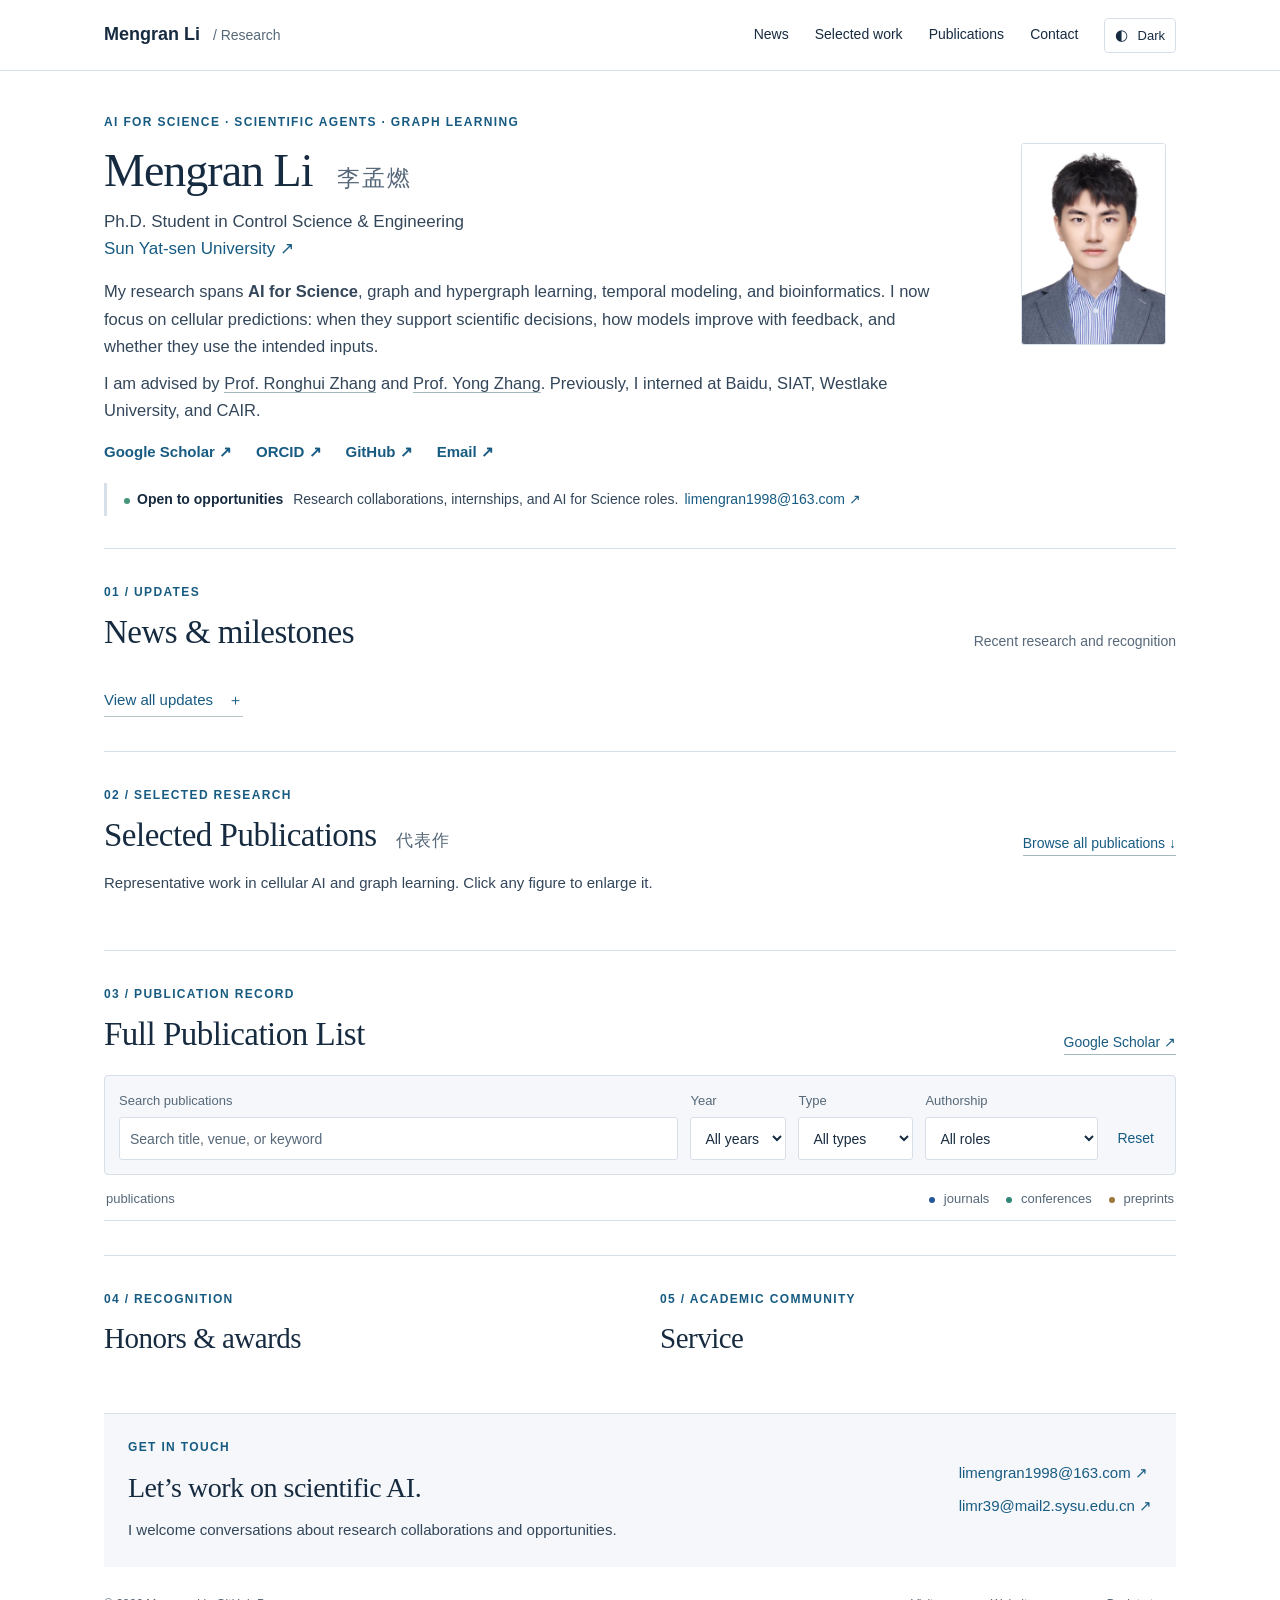
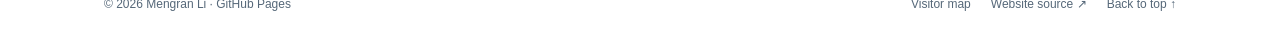
<file: template.html>
<!doctype html>
<html lang="en"><head><meta charset="utf-8"><meta name="viewport" content="width=device-width, initial-scale=1"><title>Mengran Li · AI for Science & Scientific Agents</title><meta name="description" content="Mengran Li, Ph.D. student at Sun Yat-sen University. Research in scientific agents, cellular modeling, measurement sufficiency, and graph learning."><meta name="theme-color" content="#f7f8fa"><link rel="canonical" href="https://limengran98.github.io/"><link rel="icon" href="data:image/svg+xml,%3Csvg xmlns='http://www.w3.org/2000/svg' viewBox='0 0 64 64'%3E%3Crect width='64' height='64' rx='14' fill='%23182f43'/%3E%3Ctext x='32' y='43' text-anchor='middle' font-family='Georgia' font-size='34' fill='%23ffffff'%3EML%3C/text%3E%3C/svg%3E"><script>try{if(localStorage.getItem('ml-dark')==='1'||(!localStorage.getItem('ml-dark')&&matchMedia('(prefers-color-scheme: dark)').matches))document.documentElement.classList.add('dark')}catch{}</script><link rel="stylesheet" href="styles.css"><script src="data.js" defer></script><script src="render.js" defer></script><script src="app.js" defer></script></head>
<body id="top"><a class="skip" href="#main">Skip to main content</a><header class="site-header"><div class="shell navigation"><a class="wordmark" href="#top">Mengran Li<span> / Research</span></a><nav aria-label="Main navigation"><a href="#news">News</a><a href="#selected">Selected work</a><a href="#publications">Publications</a><a href="#contact">Contact</a></nav><button id="theme-toggle" class="theme-toggle" aria-label="Switch to dark theme" aria-pressed="false">◐ <span>Theme</span></button></div></header>
<main id="main" class="shell"><section class="hero" id="about"><div class="hero-copy"><p class="eyebrow">AI FOR SCIENCE · SCIENTIFIC AGENTS · GRAPH LEARNING</p><h1>Mengran Li <span lang="zh">李孟燃</span></h1><p class="position">Ph.D. Student in Control Science & Engineering<br><a href="https://www.sysu.edu.cn/" target="_blank" rel="noopener">Sun Yat-sen University ↗</a></p><p class="biography">My research spans <strong>AI for Science</strong>, graph and hypergraph learning, temporal modeling, and bioinformatics. I now focus on cellular predictions: when they support scientific decisions, how models improve with feedback, and whether they use the intended inputs.</p><p class="biography">I am advised by <a href="https://ise.sysu.edu.cn/teacher/ZhangRonghui" target="_blank" rel="noopener">Prof. Ronghui Zhang</a> and <a href="https://sist.bjut.edu.cn/info/1403/2489.htm" target="_blank" rel="noopener">Prof. Yong Zhang</a>. Previously, I interned at Baidu, SIAT, Westlake University, and CAIR.</p><div class="profile-links"><a href="https://scholar.google.com/citations?user=MLff8bQAAAAJ&hl=en" target="_blank" rel="noopener">Google Scholar ↗</a><a href="https://orcid.org/0000-0001-7540-530X" target="_blank" rel="noopener">ORCID ↗</a><a href="https://github.com/limengran98" target="_blank" rel="noopener">GitHub ↗</a><a href="mailto:limr39@mail2.sysu.edu.cn">Email ↗</a></div></div><aside class="profile-panel"><img class="portrait" src="lmr.jpg" alt="Portrait of Mengran Li" width="1280" height="1792" fetchpriority="high"></aside><div class="availability"><span class="availability-dot"></span><strong>Open to opportunities</strong><p>Research collaborations, internships, and AI for Science roles.</p><a href="mailto:limengran1998@163.com">limengran1998@163.com ↗</a></div></section>
<section id="news" class="section news-section"><div class="section-head"><div><p class="eyebrow">01 / UPDATES</p><h2>News & milestones</h2></div><span class="muted">Recent research and recognition</span></div><ul class="news-list"><!--NEWS--></ul><details class="news-archive"><summary>View all <!--NEWS_COUNT--> updates <span>＋</span></summary><ul class="news-list"><!--NEWS_ARCHIVE--></ul></details></section>
<section id="selected" class="section"><div class="section-head"><div><p class="eyebrow">02 / SELECTED RESEARCH</p><h2>Selected Publications <span lang="zh">代表作</span></h2></div><a class="subtle-link" href="#publications">Browse all publications ↓</a></div><p class="section-intro">Representative work in cellular AI and graph learning. Click any figure to enlarge it.</p><div id="selected-list" class="selected-list"><!--SELECTED--></div></section>
<section id="publications" class="section"><div class="section-head"><div><p class="eyebrow">03 / PUBLICATION RECORD</p><h2>Full Publication List</h2></div><a class="subtle-link" href="https://scholar.google.com/citations?user=MLff8bQAAAAJ&hl=en" target="_blank" rel="noopener">Google Scholar ↗</a></div><div class="publication-toolbar"><label class="search-label"><span>Search publications</span><input id="publication-search" type="search" placeholder="Search title, venue, or keyword" autocomplete="off"></label><label><span>Year</span><select id="year-filter"><option value="all">All years</option><!--YEARS--></select></label><label><span>Type</span><select id="type-filter"><option value="all">All types</option><option value="journal">Journal</option><option value="conference">Conference</option><option value="preprint">Preprint</option></select></label><label><span>Authorship</span><select id="author-filter"><option value="all">All roles</option><option value="fc">First / Corresponding</option></select></label><button id="reset-filters" class="reset-button">Reset</button></div><div class="publication-summary" aria-live="polite"><span id="result-count"><!--PUB_COUNT--> publications</span><div><span><i class="dot journal"></i><b id="journal-count"><!--JOURNAL_COUNT--></b> journals</span><span><i class="dot conference"></i><b id="conference-count"><!--CONFERENCE_COUNT--></b> conferences</span><span><i class="dot preprint"></i><b id="preprint-count"><!--PREPRINT_COUNT--></b> preprints</span></div></div><div id="full-list"><!--PUBLICATIONS--></div><noscript><p class="muted">All publications are shown. Enable JavaScript to search and filter this list.</p></noscript></section>
<div class="bottom-grid section"><section id="awards"><p class="eyebrow">04 / RECOGNITION</p><h2>Honors & awards</h2><ul class="award-list"><!--AWARDS--></ul></section><section id="service"><p class="eyebrow">05 / ACADEMIC COMMUNITY</p><h2>Service</h2><div class="service-content"><!--SERVICE--></div></section></div>
<section id="contact" class="contact-section"><div><p class="eyebrow">GET IN TOUCH</p><h2>Let’s work on scientific AI.</h2><p>I welcome conversations about research collaborations and opportunities.</p></div><div class="contact-links"><a href="mailto:limengran1998@163.com">limengran1998@163.com ↗</a><a href="mailto:limr39@mail2.sysu.edu.cn">limr39@mail2.sysu.edu.cn ↗</a></div></section><footer><span>© <span id="copyright-year">2026</span> Mengran Li · GitHub Pages</span><div><button id="visitor-toggle" aria-expanded="false" aria-controls="visitor-panel">Visitor map</button><a href="https://github.com/limengran98/limengran98.github.io" target="_blank" rel="noopener">Website source ↗</a><a href="#top">Back to top ↑</a></div></footer><div id="visitor-panel" hidden><div id="visitor-map"></div><p id="visitor-status" class="muted" role="status"></p></div></main>
<dialog id="citation-dialog" aria-labelledby="citation-title"><div class="dialog-head"><div><p class="eyebrow">CITATION</p><h2 id="citation-title">BibTeX</h2></div><button id="close-citation" aria-label="Close citation">Close ×</button></div><textarea id="citation-text" readonly aria-label="BibTeX citation" spellcheck="false"></textarea><div class="dialog-actions"><span id="copy-status" role="status"></span><button id="copy-citation" class="primary-button">Copy BibTeX</button></div></dialog><dialog id="figure-dialog" aria-labelledby="figure-caption"><div class="figure-dialog-toolbar"><a id="figure-original" href="images/morphosuff.webp" target="_blank" rel="noopener">Open full-size image ↗</a><button id="close-figure" aria-label="Close figure">Close ×</button></div><img id="figure-detail" alt=""><p id="figure-caption"></p></dialog></body></html>
</file>
<file: styles.css>
:root{--bg:#fff;--surface:#fff;--ink:#172b40;--text:#33465a;--muted:#566879;--line:#d7e0e8;--accent:#175b82;--soft:#f5f7fa;--tag:#f0f3f6;--serif:Georgia,'Times New Roman',serif;--header:#ffffffef;color-scheme:light}
.dark{--bg:#111c27;--surface:#182634;--ink:#eef3f7;--text:#d1dbe4;--muted:#b1c0cc;--line:#334454;--accent:#9ccddd;--soft:#1b2c3c;--tag:#243747;--header:#111c27f5;color-scheme:dark}
*{box-sizing:border-box}html{scroll-behavior:smooth;scroll-padding-top:90px}body{margin:0;background:var(--bg);color:var(--ink);font:17px/1.65 'Segoe UI',Arial,'Microsoft YaHei',sans-serif;-webkit-font-smoothing:antialiased}a{color:inherit;text-decoration:none}a:hover{color:var(--accent)}button,input,select,textarea{font:inherit}button,a,input,select{touch-action:manipulation}button{cursor:pointer;color:inherit}a:focus-visible,button:focus-visible,input:focus-visible,select:focus-visible,summary:focus-visible,textarea:focus-visible{outline:3px solid var(--accent);outline-offset:4px}h1,h2,h3,h4,p{margin-top:0}img{display:block;max-width:100%}.shell{max-width:1160px;padding:0 44px;margin:auto}
.site-header{position:sticky;top:0;z-index:20;background:var(--header);backdrop-filter:blur(12px);border-bottom:1px solid var(--line)}.navigation{height:70px;display:flex;align-items:center;justify-content:space-between;gap:26px}.wordmark{font-size:18px;font-weight:700;flex-shrink:0}.wordmark span{font-size:14px;font-weight:400;color:var(--muted);margin-left:9px}nav{display:flex;gap:26px;font-size:14px;margin-left:auto}.theme-toggle{height:35px;border:1px solid var(--line);border-radius:4px;padding:0 10px;background:var(--surface);font-size:15px}.theme-toggle span{font-size:13px;margin-left:5px}.skip{position:absolute;top:-100px;left:20px;background:var(--surface);padding:10px 18px;z-index:99}.skip:focus{top:10px}
.hero{display:grid;grid-template-columns:minmax(0,1fr) 165px;column-gap:55px;row-gap:18px;align-items:start;padding:42px 0 32px}.eyebrow{font-size:12px;font-weight:650;letter-spacing:1.35px;color:var(--accent);margin:0 0 10px}h1{font:46px/1.2 var(--serif);letter-spacing:-1px;margin:0 0 10px}h1 span{font:23px/1.3 'Segoe UI','Microsoft YaHei',sans-serif;color:var(--muted);letter-spacing:2px;margin-left:14px;white-space:nowrap}.position{font-size:17px;color:var(--text);line-height:1.6;margin-bottom:16px}.position a{color:var(--accent)}.biography{font-size:16.5px;color:var(--text);line-height:1.65;margin-bottom:10px}.biography a{border-bottom:1px solid #a4b8c0}.biography strong{font-weight:600}.profile-links{display:flex;flex-wrap:wrap;gap:10px 24px;margin-top:16px;font-size:15px;font-weight:600;color:var(--accent)}.profile-panel{padding-top:30px}.portrait{width:145px;height:auto;margin:0 auto;object-fit:contain;border-radius:3px;border:1px solid var(--line);background:#fff}.availability{grid-column:1/-1;border-left:3px solid var(--line);padding:4px 0 4px 17px;font-size:14px;color:var(--text)}.availability strong{font-weight:600;color:var(--ink)}.availability-dot{display:inline-block;width:6px;height:6px;background:#469578;border-radius:50%;margin-right:7px}.availability p{display:inline;margin:0 6px 0 10px;line-height:1.8}.availability a{color:var(--accent);overflow-wrap:anywhere;white-space:nowrap}
.section{padding:34px 0;border-top:1px solid var(--line)}.section-head{display:flex;justify-content:space-between;align-items:end;gap:25px;margin-bottom:15px}.section-head .eyebrow{margin-bottom:9px}h2{font:33px/1.25 var(--serif);letter-spacing:-.5px;margin-bottom:0}h2 span{font:17px 'Segoe UI','Microsoft YaHei',sans-serif;color:var(--muted);letter-spacing:1px;margin-left:12px}.subtle-link{font-size:14px;color:var(--accent);white-space:nowrap;border-bottom:1px solid #a4b8c0}.section-intro{color:var(--text);font-size:15px;margin:0 0 20px}.selected-list{display:grid;gap:0}.work-card{padding:23px 0 27px;border-bottom:1px solid var(--line)}.work-card:first-child{padding-top:6px}.work-card:last-child{padding-bottom:0;border-bottom:0}.work-topline{display:flex;align-items:center;gap:14px;flex-wrap:wrap;margin-bottom:9px;font-size:14px}.work-name{font-size:16px;color:var(--accent);font-weight:700}.venue{padding-left:14px;border-left:1px solid var(--line);color:var(--muted)}.work-card h3{font-size:22px;line-height:1.4;font-weight:650;letter-spacing:-.3px;margin:0 0 8px}.authors{font-size:14.5px;color:var(--text);line-height:1.6;margin-bottom:9px}.authors strong{color:var(--ink);font-weight:700}.work-description{font-size:15.5px;line-height:1.65;color:var(--text);margin-bottom:14px}.work-bottom{display:flex;justify-content:space-between;gap:14px;flex-wrap:wrap;align-items:center}.work-links{display:flex;flex-wrap:wrap;gap:20px;align-items:center;font-size:15px;font-weight:600;color:var(--accent)}.cite-button{padding:0;background:none;border:0;border-bottom:1px solid #a4b9bf;line-height:1.6;font-size:15px}.tags{display:flex;gap:12px;flex-wrap:wrap;color:var(--muted);font-size:12px}.tags span+span:before{content:'·';margin-right:12px}.work-gallery{display:grid;gap:15px;margin-top:18px}.research-figure{margin:0;min-width:0}.figure-link{display:block;position:relative;background:#fff;border:1px solid var(--line);border-radius:3px;padding:12px;cursor:zoom-in}.figure-link img{width:100%;height:auto;max-height:330px;object-fit:contain}.supporting-figure .figure-link img{max-height:360px}.figure-expand{position:absolute;bottom:7px;right:9px;padding:2px 7px;background:#fffffff2;color:#34566d;font-size:12px;border:1px solid #e0e6ec;border-radius:3px}.research-figure figcaption{font-size:13px;line-height:1.55;color:var(--muted);margin:6px 2px 0}.classic-work{display:grid;grid-template-columns:minmax(0,1fr) 40%;gap:28px;align-items:center}.classic-work .work-gallery{margin-top:0}.classic-work h3{font-size:21px}.classic-work .figure-link img{max-height:280px}
.muted{font-size:14px;color:var(--muted)}.news-list{padding:0;margin:18px 0 0;list-style:none;display:grid;gap:10px}.news-list li{display:grid;grid-template-columns:80px 1fr;gap:16px;font-size:15.5px;line-height:1.6;color:var(--text)}.news-list time{font:14px/1.9 Consolas,monospace;color:var(--muted)}.news-list strong{color:var(--ink);font-weight:650}.news-list a{color:var(--accent);border-bottom:1px solid #abc3c3}.news-archive{margin-top:15px}.news-archive summary{color:var(--accent);font-size:15px;cursor:pointer;list-style:none;display:inline-flex;align-items:center;gap:15px;border-bottom:1px solid #b5c7c8;padding-bottom:3px}.news-archive[open] summary span{transform:rotate(45deg)}
.publication-toolbar{display:flex;align-items:end;gap:12px;margin-top:20px;background:var(--soft);border:1px solid var(--line);border-radius:4px;padding:14px}.publication-toolbar label{display:flex;flex-direction:column;gap:6px;font-size:13px;color:var(--muted)}.search-label{flex:1;min-width:160px}.publication-toolbar input,.publication-toolbar select{height:43px;padding:0 10px;border:1px solid var(--line);border-radius:3px;background:var(--surface);color:var(--ink);font-size:14px;min-width:0;width:100%}.publication-toolbar input::placeholder{color:var(--muted)}.reset-button{height:43px;padding:0 7px;background:transparent;border:0;font-size:14px;color:var(--accent)}.publication-summary{display:flex;align-items:center;justify-content:space-between;gap:16px;color:var(--muted);font-size:13px;padding:13px 2px 10px;border-bottom:1px solid var(--line)}.publication-summary>div{display:flex;flex-wrap:wrap;gap:17px}.publication-summary b{font-weight:600;color:var(--text)}.dot{width:6px;height:6px;border-radius:50%;display:inline-block;margin-right:5px}.journal{background:#235795}.conference{background:#328777}.preprint{background:#9b773c}.publication{display:grid;grid-template-columns:45px minmax(0,1fr);gap:17px;padding:16px 2px;border-bottom:1px solid var(--line)}.publication-code{font:13px/1.9 Consolas,monospace;color:var(--muted);margin-top:2px}.publication h4{font-size:17px;line-height:1.45;font-weight:600;margin:0 0 6px}.publication-meta{display:flex;gap:6px 16px;flex-wrap:wrap;font-size:13px;color:var(--muted);align-items:center}.publication-venue{color:var(--text)}.publication-meta a{color:var(--accent)}.author-role{background:var(--tag);border-radius:3px;padding:1px 7px;font-size:12px}.empty-state{padding:32px 0;color:var(--muted);font-size:16px}
.bottom-grid{display:grid;grid-template-columns:1fr 1fr;gap:40px}.bottom-grid h2{font-size:29px}.award-list{list-style:none;margin:18px 0 0;padding:0;display:grid;gap:9px;font-size:15.5px;color:var(--text)}.award-list li{padding-left:17px;position:relative}.award-list li:before{content:'';position:absolute;left:0;top:12px;width:4px;height:4px;border-radius:50%;background:var(--accent)}.service-content{margin-top:18px;font-size:15.5px;line-height:1.7;color:var(--text)}.contact-section{display:flex;align-items:center;justify-content:space-between;gap:30px;background:var(--soft);border-top:1px solid var(--line);padding:24px;margin:5px 0 28px}.contact-section .eyebrow{margin-bottom:12px}.contact-section h2{font-size:28px}.contact-section p:not(.eyebrow){font-size:15px;color:var(--text);margin:13px 0 0}.contact-links{display:flex;flex-direction:column;gap:8px;flex-shrink:0;font-size:15px;color:var(--accent)}footer{display:flex;justify-content:space-between;gap:22px;align-items:center;padding:0 0 32px;font-size:12px;color:var(--muted)}footer>div{display:flex;gap:20px;align-items:center}footer button{padding:0;border:0;background:none;font-size:12px;color:var(--muted)}#visitor-panel{margin:0 auto 35px;max-width:320px;min-height:100px;text-align:center}#visitor-map{max-width:320px;margin:auto}
dialog{width:min(680px,calc(100vw - 34px));max-height:90vh;padding:26px;border:1px solid var(--line);border-radius:6px;background:var(--surface);color:var(--ink)}dialog::backdrop{background:#0b1e2fcc;backdrop-filter:blur(3px)}.dialog-head{display:flex;justify-content:space-between;align-items:start;gap:20px;margin-bottom:22px}.dialog-head .eyebrow{margin-bottom:8px}.dialog-head h2{font-size:27px}.dialog-head button,.figure-dialog-toolbar button{border:0;background:var(--tag);padding:7px 12px;border-radius:3px;font-size:14px;white-space:nowrap}#citation-text{width:100%;height:260px;background:var(--bg);border:1px solid var(--line);border-radius:3px;color:var(--text);padding:15px;font:14px/1.75 Consolas,monospace;resize:vertical}.dialog-actions{display:flex;align-items:center;justify-content:space-between;gap:20px;margin-top:20px}.dialog-actions span{font-size:14px;color:var(--accent)}.primary-button{background:var(--accent);color:var(--surface);font-size:14px;font-weight:600;border:0;border-radius:3px;padding:10px 17px}.dark .primary-button{color:#102a31}#figure-dialog{width:min(1500px,calc(100vw - 32px));max-height:94vh;padding:18px}.figure-dialog-toolbar{display:flex;align-items:center;justify-content:space-between;gap:20px;margin-bottom:18px;font-size:14px}.figure-dialog-toolbar a{color:var(--accent)}#figure-detail{width:100%;height:auto;max-height:75vh;object-fit:contain;background:#fff}#figure-caption{font-size:14px;line-height:1.7;margin:14px 0 0;color:var(--text)}
@media(min-width:761px) and (max-width:1000px){.shell{padding:0 30px}.hero{gap:35px;grid-template-columns:minmax(0,1fr) 145px}.wordmark span{display:none}nav{gap:20px}.publication-toolbar{flex-wrap:wrap}.search-label{flex-basis:100%}.classic-work{grid-template-columns:1fr}.classic-work .work-gallery{max-width:750px;width:100%;margin:auto}.contact-section{display:block}.contact-links{margin-top:20px}}
@media(max-width:760px){.shell{padding:0 22px}.navigation{height:62px;gap:10px}.wordmark{font-size:16px}.wordmark span{display:none}nav{gap:12px;font-size:13px}nav a[href='#publications'],nav a[href='#contact']{display:none}.theme-toggle{min-width:32px;width:32px;padding:0}.theme-toggle span{display:none}.hero{grid-template-columns:minmax(0,1fr) 86px;column-gap:18px;row-gap:14px;padding:27px 0}.hero-copy,.profile-panel{display:contents}.hero .eyebrow{grid-column:1/-1;font-size:10px;letter-spacing:1px;margin-bottom:0}.hero h1{grid-column:1;font-size:34px;letter-spacing:-.7px;margin:0}.hero h1 span{display:block;margin:9px 0 0;font-size:20px;letter-spacing:2px}.position{grid-column:1;grid-row:3;font-size:14px;margin:0}.portrait{grid-column:2;grid-row:2/4;width:86px;height:auto;align-self:start;margin-top:4px}.biography{grid-column:1/-1;font-size:16px;line-height:1.65;margin:0}.profile-links{grid-column:1/-1;margin:0;gap:10px 20px;font-size:14px}.availability{margin-top:1px;padding-left:13px;font-size:14px}.availability p{display:block;margin:6px 0}.availability a{white-space:normal}.section{padding:27px 0}.section-head{display:block;margin-bottom:14px}.section-head .subtle-link{display:inline-block;margin-top:12px}.section-head .muted{display:block;margin-top:8px}.section-head .eyebrow{font-size:11px}h2{font-size:29px;letter-spacing:-.6px}h2 span{font-size:15px;letter-spacing:1px;margin-left:7px}.section-intro{font-size:14px;margin-bottom:16px}.work-card{padding:22px 0 24px}.work-card h3,.classic-work h3{font-size:20px;line-height:1.5}.authors{font-size:14px;line-height:1.6}.work-description{font-size:15.5px}.work-name{font-size:16px}.work-topline{font-size:13px}.work-links{gap:18px;font-size:15px}.tags{font-size:12px;gap:8px}.tags span+span:before{margin-right:8px}.work-gallery{gap:14px;margin-top:16px}.figure-link{padding:6px}.figure-expand{font-size:11px;bottom:3px;right:3px;padding:1px 5px}.research-figure figcaption{font-size:13px}.classic-work{display:block}.classic-work .work-gallery{margin-top:20px}.news-list li{grid-template-columns:67px 1fr;gap:12px;font-size:14.5px}.news-list time{font-size:12px}.publication-toolbar{display:grid;grid-template-columns:1fr 1.2fr;gap:12px;padding:13px;margin-top:18px}.search-label{grid-column:1/-1;min-width:0}.publication-toolbar label{min-width:0}.publication-toolbar input,.publication-toolbar select{font-size:14px}.reset-button{text-align:left;padding:0;height:auto;grid-column:1/-1}.publication-summary{display:block;font-size:13px}.publication-summary>div{margin-top:9px;gap:12px}.publication{grid-template-columns:30px minmax(0,1fr);gap:9px;padding:18px 0}.publication-code{font-size:12px}.publication h4{font-size:16px}.publication-meta{font-size:13px;gap:6px 11px}.author-role{font-size:12px}.bottom-grid{grid-template-columns:1fr;gap:35px}.bottom-grid h2{font-size:28px}.award-list,.service-content{margin-top:16px;font-size:15px}.contact-section{display:block;padding:23px;margin-top:0}.contact-section h2{font-size:26px;line-height:1.35}.contact-links{margin-top:22px;font-size:14px;overflow-wrap:anywhere}footer{display:block;line-height:1.8}footer>div{margin-top:15px;gap:20px;flex-wrap:wrap}dialog{padding:20px}.dialog-actions{gap:10px}.primary-button{white-space:nowrap}#figure-dialog{padding:12px;width:calc(100vw - 18px)}.figure-dialog-toolbar{font-size:13px;gap:10px}#figure-caption{font-size:13px}}
@media(max-width:380px){.shell{padding:0 17px}nav{gap:12px}.navigation{gap:12px}.wordmark{font-size:15px}.hero h1{font-size:31px}h2{font-size:27px}h2 span{display:block;margin:7px 0 0}.publication-toolbar{grid-template-columns:1fr}.search-label{grid-column:auto}}
@media(prefers-reduced-motion:reduce){html{scroll-behavior:auto}*{transition:none!important}}
@media print{.site-header,.publication-toolbar,.news-archive,.profile-panel,.work-gallery,.tags,.contact-section,footer,.cite-button,.availability{display:none}.shell{padding:0;max-width:none}.hero{display:block;padding:0 0 20px}.section{padding:20px 0}.work-card{display:block;break-inside:avoid;padding:15px 0}.work-card h3{font-size:16px}.authors,.section-intro,.work-description{font-size:11px}.publication{break-inside:avoid}.publication h4{font-size:13px}.publication-meta{font-size:10px}body{background:white;color:black}.bottom-grid{gap:30px}a{color:inherit}}
</file>
